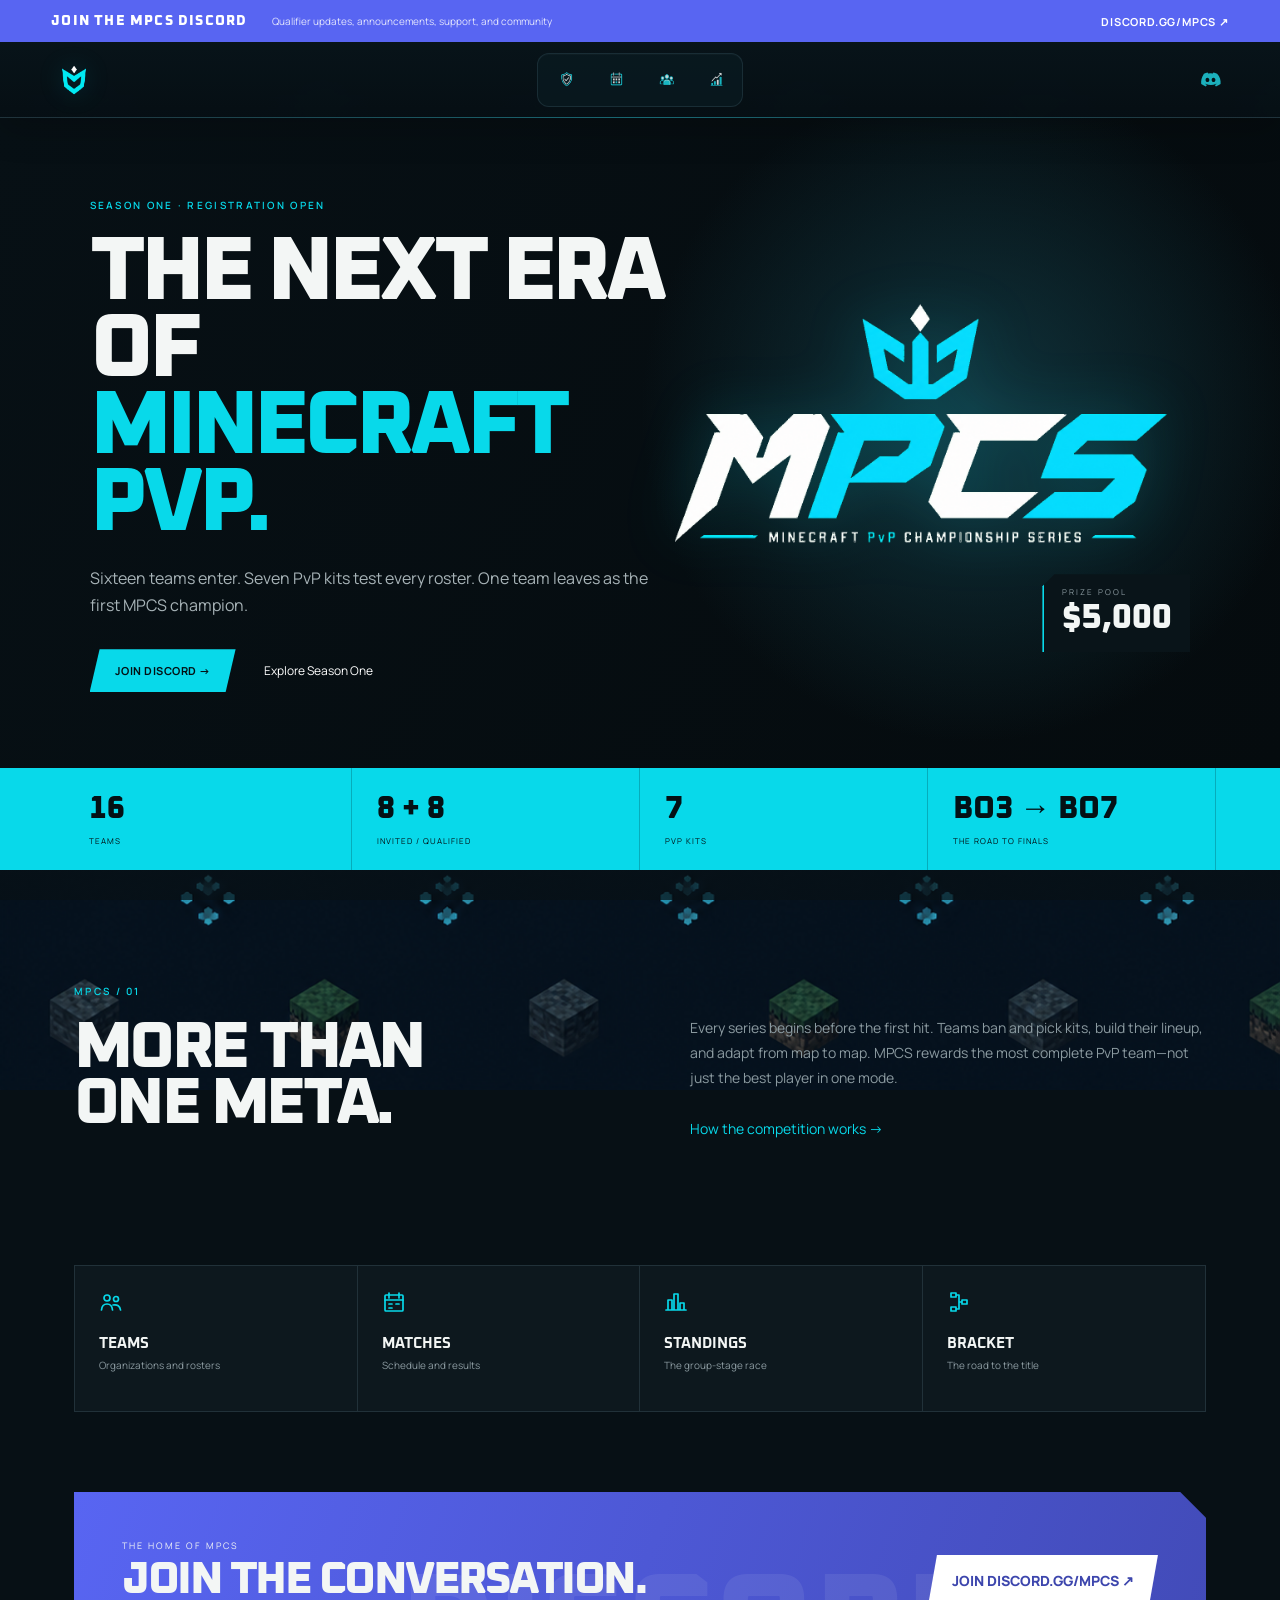
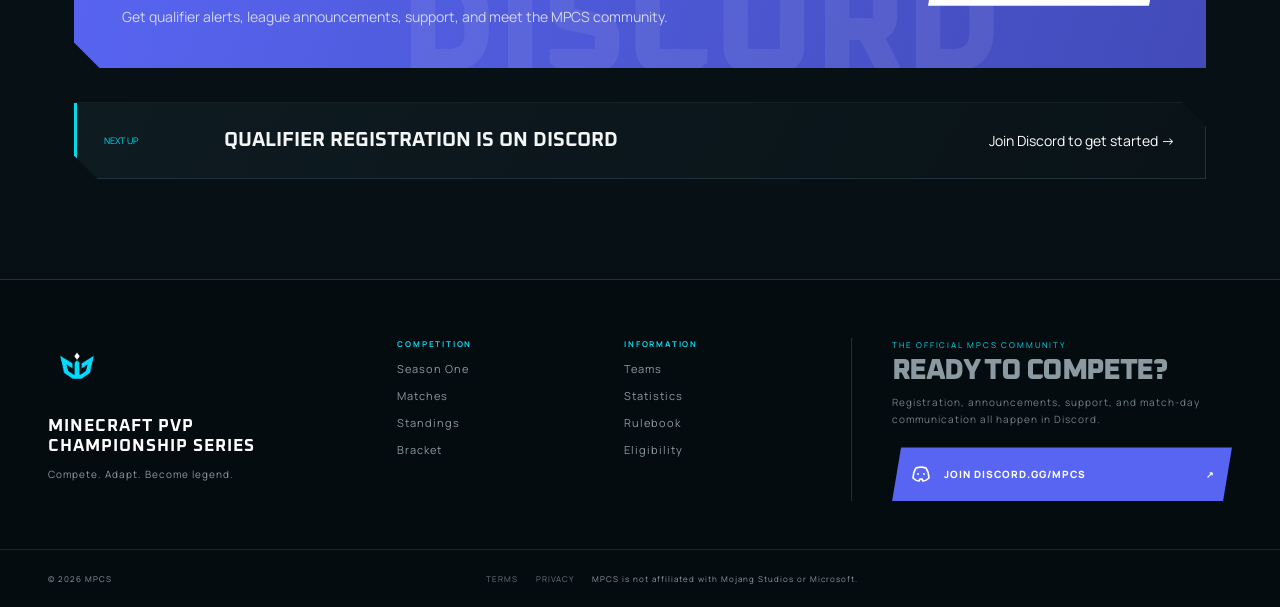
<file: index.html>
<!doctype html><html lang="en"><head><meta charset="UTF-8"><meta name="viewport" content="width=device-width,initial-scale=1"><title>MPCS — Minecraft PvP Championship Series</title><link rel="preconnect" href="https://fonts.googleapis.com"><link rel="preconnect" href="https://fonts.gstatic.com" crossorigin><link href="https://fonts.googleapis.com/css2?family=Barlow+Condensed:wght@600;700;800;900&family=Inter:wght@400;500;600&display=swap" rel="stylesheet"><link rel="stylesheet" href="styles.css"></head><body data-page="home">
<header><a class="logo" href="index.html"><img src="images/IMG_4280.png" alt=""><b>MPCS</b></a><nav><a href="season.html">Season</a><a href="matches.html">Matches</a><a href="teams.html">Teams</a><a href="stats.html">Stats</a></nav><a class="join-link" href="join.html">Enter qualifier →</a><button class="menu">☰</button></header>
<main><section class="home-hero"><div class="home-copy"><span class="kicker">SEASON ONE · REGISTRATION OPEN</span><h1>THE NEXT ERA<br>OF <i>MINECRAFT PVP.</i></h1><p>Sixteen teams enter. Seven PvP kits test every roster. One team leaves as the first MPCS champion.</p><div class="hero-links"><a class="primary" href="join.html">Enter open qualifier →</a><a href="season.html">Explore Season One</a></div></div><div class="home-visual"><img src="images/IMG_4276.png" alt="Minecraft PvP Championship Series"><div class="prize"><small>PRIZE POOL</small><b>$5,000</b></div></div></section>
<section class="home-facts"><a href="teams.html"><b>16</b><span>Teams</span></a><a href="season.html"><b>8 + 8</b><span>Invited / Qualified</span></a><a href="season.html"><b>7</b><span>PvP kits</span></a><a href="matches.html"><b>BO3 → BO7</b><span>The road to finals</span></a></section>
<section class="home-intro"><div><span class="section-label">MPCS / 01</span><h2>MORE THAN<br>ONE META.</h2></div><p>Every series begins before the first hit. Teams ban and pick kits, build their lineup, and adapt from map to map. MPCS rewards the most complete PvP team—not just the best player in one mode.<br><br><a href="season.html">How the competition works →</a></p></section>
<section class="home-next"><span>NEXT UP</span><b>OPEN QUALIFIER REGISTRATION</b><a href="join.html">Claim one of eight spots →</a></section></main><footer><div class="logo"><img src="images/IMG_4280.png" alt=""><b>MPCS</b></div><p>COMPETE. ADAPT. BECOME LEGEND.</p><span>© 2026 MPCS</span></footer><script src="app.js"></script><script src="nav-icons.js"></script></body></html>
</file>
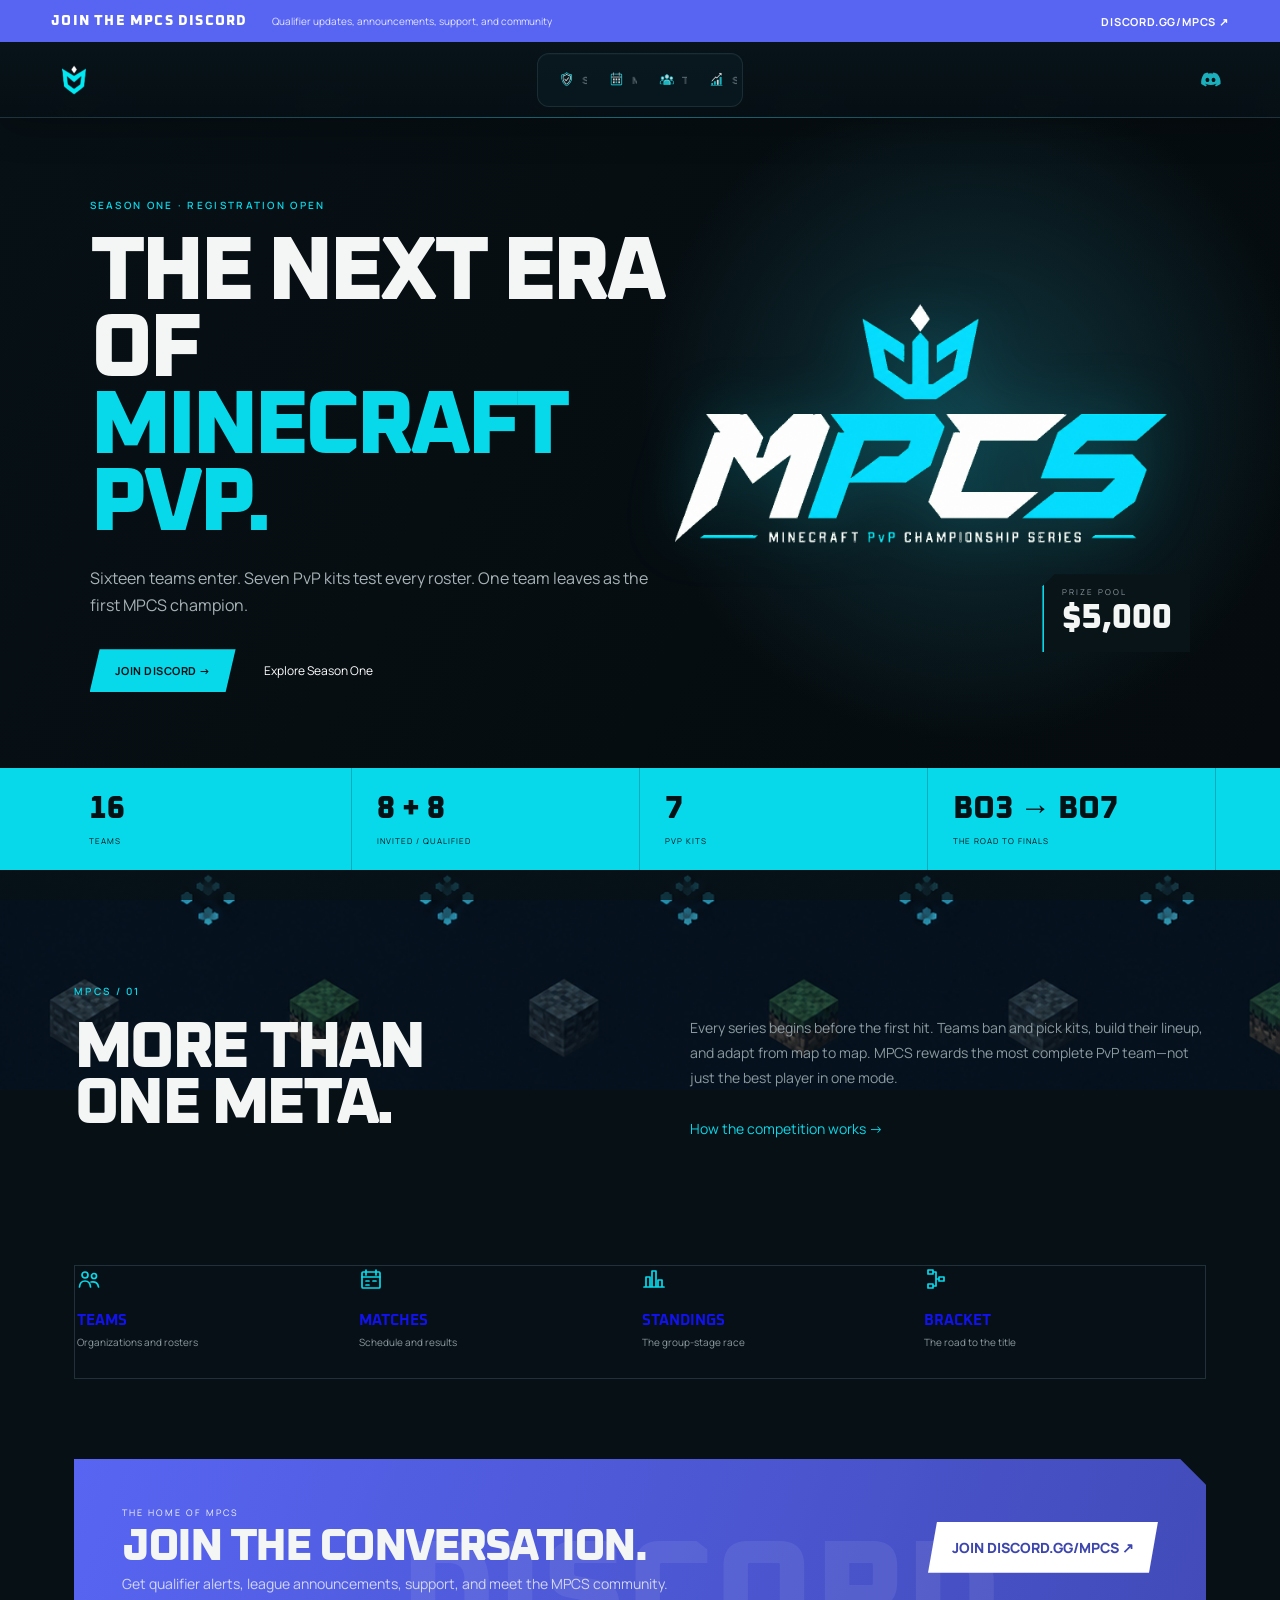
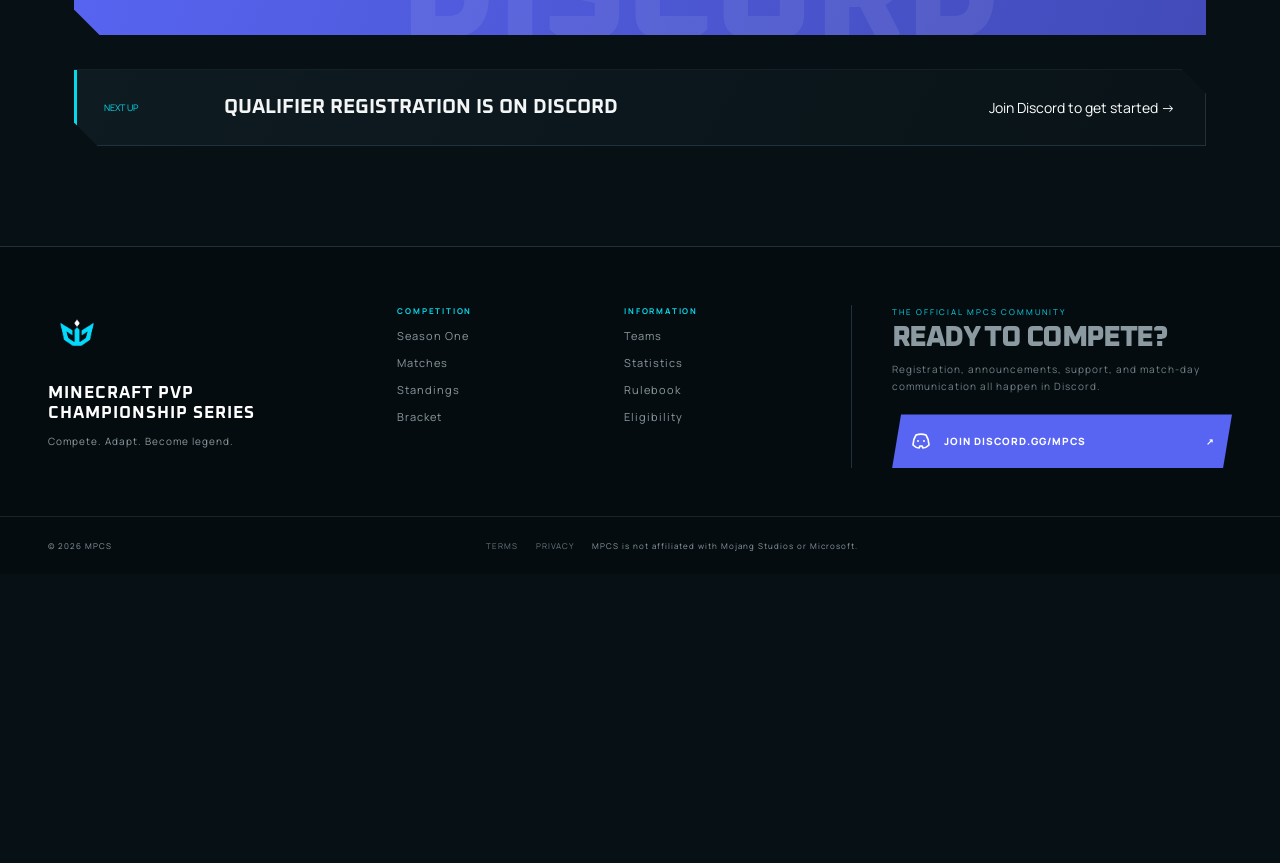
<file: admin.html>
<!doctype html>
<html lang="en">
<head>
  <meta charset="UTF-8">
  <meta name="robots" content="noindex">
  <meta http-equiv="refresh" content="0;url=index.html">
  <title>MPCS</title>
</head>
<body>
  <p>The website admin panel has been removed. <a href="index.html">Return to MPCS</a>.</p>
</body>
</html>
</file>
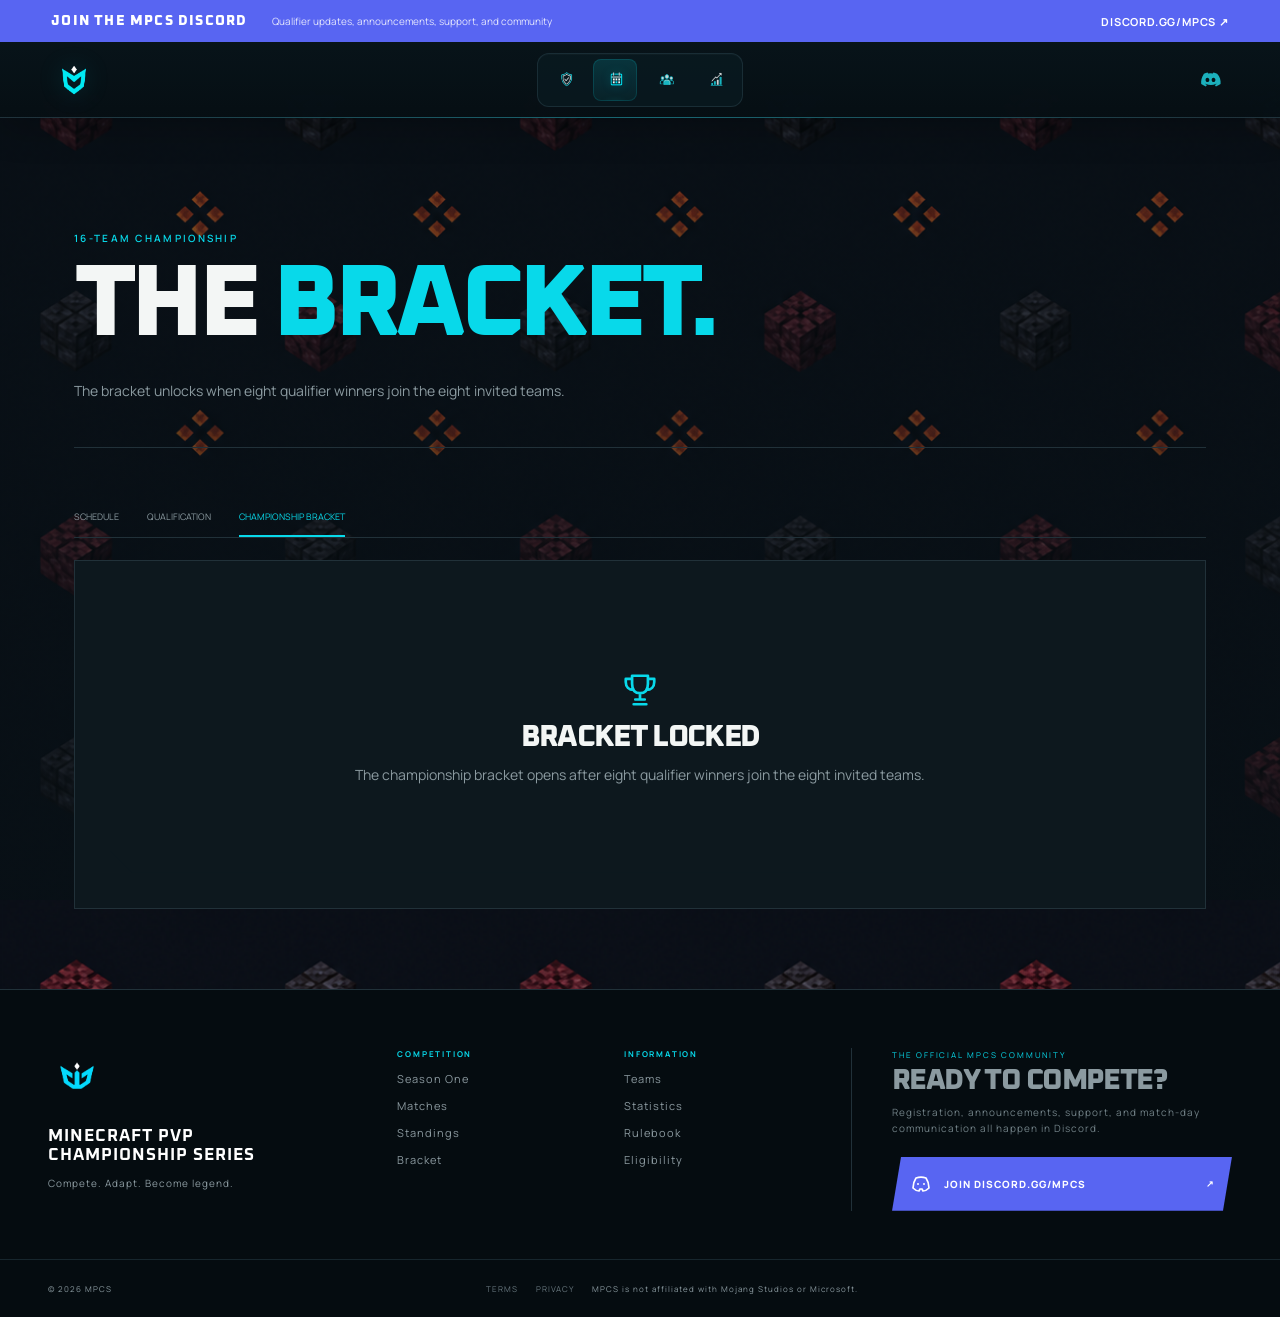
<file: bracket.html>
<!doctype html><html lang="en"><head><meta charset="UTF-8"><meta name="viewport" content="width=device-width,initial-scale=1"><title>Championship Bracket — MPCS</title><link href="https://fonts.googleapis.com/css2?family=Barlow+Condensed:wght@600;700;800;900&family=Inter:wght@400;500;600&display=swap" rel="stylesheet"><link rel="stylesheet" href="styles.css"></head><body data-page="bracket"><header><a class="logo" href="index.html"><img src="images/IMG_4280.png"><b>MPCS</b></a><nav><a href="season.html">Season</a><a class="active" href="matches.html">Matches</a><a href="teams.html">Teams</a><a href="stats.html">Stats</a></nav><a class="join-link" href="join.html">Enter qualifier →</a><button class="menu">☰</button></header><main class="inner"><div class="page-head compact"><span class="section-label">16-TEAM CHAMPIONSHIP</span><h1>THE <i>BRACKET.</i></h1><p>The bracket unlocks when eight qualifier winners join the eight invited teams.</p></div><div class="subnav"><a href="matches.html">Schedule</a><a href="standings.html">Qualification</a><a class="active" href="bracket.html">Championship Bracket</a></div><section class="data-panel bracket" id="bracketGrid"></section></main><footer><a href="index.html">MPCS</a><span>SEASON ONE</span></footer><script src="app.js?v=20260814-11"></script><script src="nav-icons.js"></script></body></html>
</file>
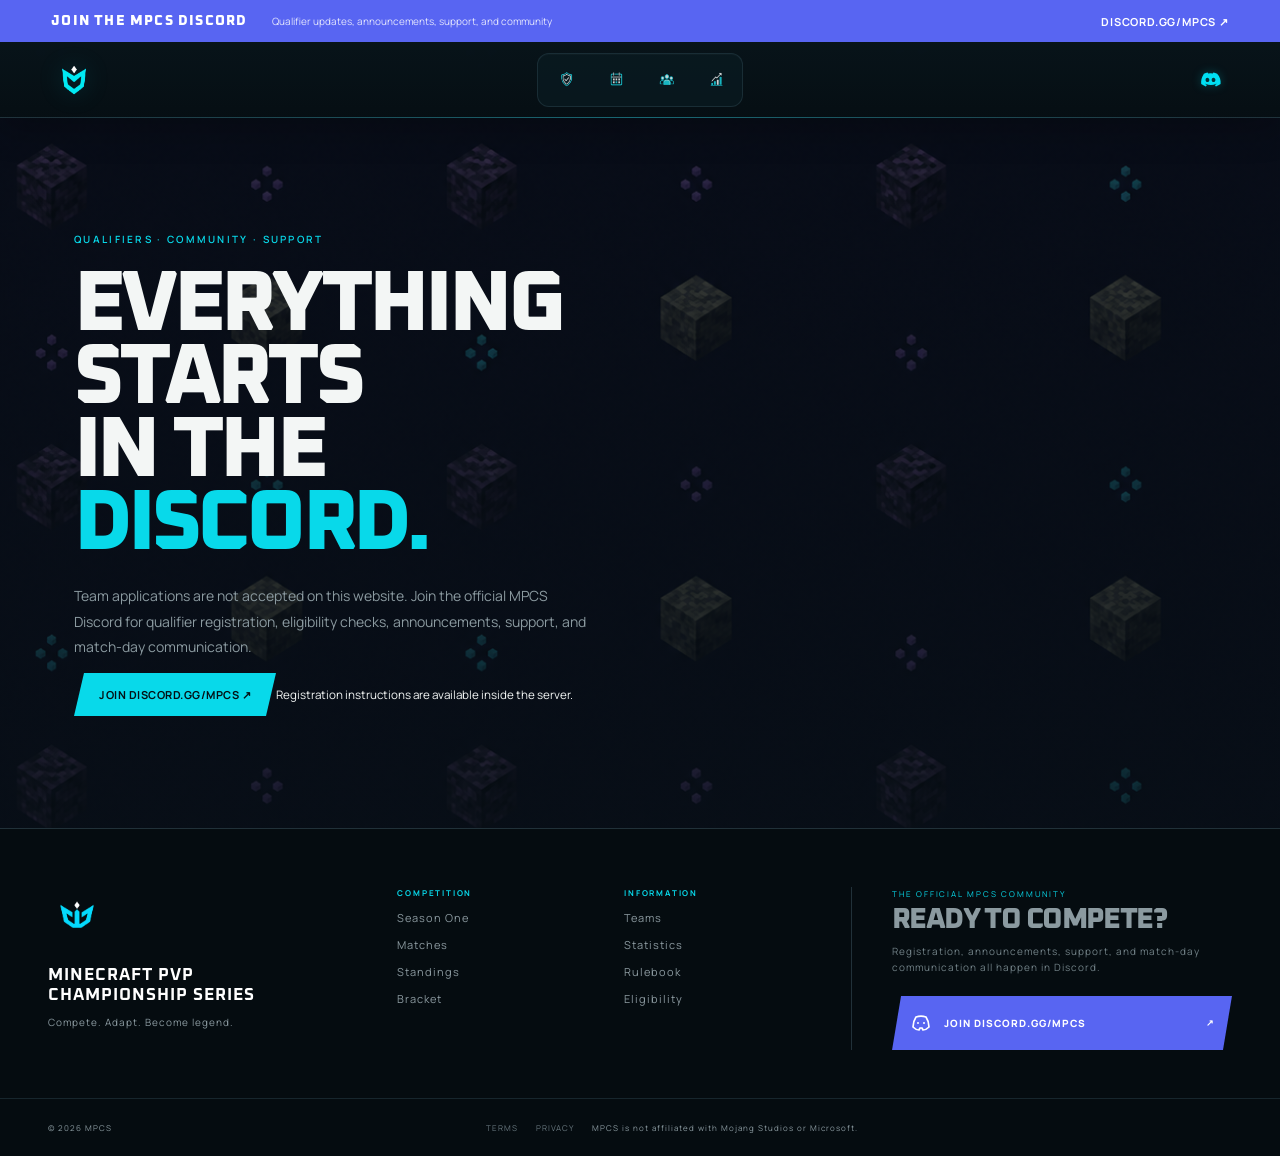
<file: join.html>
<!doctype html><html lang="en"><head><meta charset="UTF-8"><meta name="viewport" content="width=device-width,initial-scale=1"><title>Open Qualifier — MPCS</title><link href="https://fonts.googleapis.com/css2?family=Barlow+Condensed:wght@600;700;800;900&family=Inter:wght@400;500;600&display=swap" rel="stylesheet"><link rel="stylesheet" href="styles.css"></head><body data-page="join"><header><a class="logo" href="index.html"><img src="images/IMG_4280.png"><b>MPCS</b></a><nav><a href="season.html">Season</a><a href="matches.html">Matches</a><a href="teams.html">Teams</a><a href="stats.html">Stats</a></nav><a class="join-link active" href="join.html">Enter qualifier →</a><button class="menu">☰</button></header><main class="inner join-page"><section><span class="section-label">8 OPEN SPOTS</span><h1>YOUR SHOT<br>STARTS <i>HERE.</i></h1><p>Submit your roster. MPCS staff will follow up with qualifier dates, rules, and check-in information.</p><ul><li>Recommended eight-player roster</li><li>Seven-kit competitive pool</li><li>Active captain contact required</li></ul></section><form id="signupForm"><h2>TEAM APPLICATION</h2><label>Team name<input name="team" required></label><div class="split"><label>Captain<input name="captain" required></label><label>Discord<input name="discord" required></label></div><label>Email<input type="email" name="email" required></label><label>Roster <small>one username per line</small><textarea name="roster" required></textarea></label><button class="primary">Send application →</button><p id="formMessage"></p></form></main><footer><a href="index.html">MPCS</a><a href="admin.html">STAFF ACCESS</a></footer><script src="app.js"></script><script src="nav-icons.js"></script></body></html>
</file>
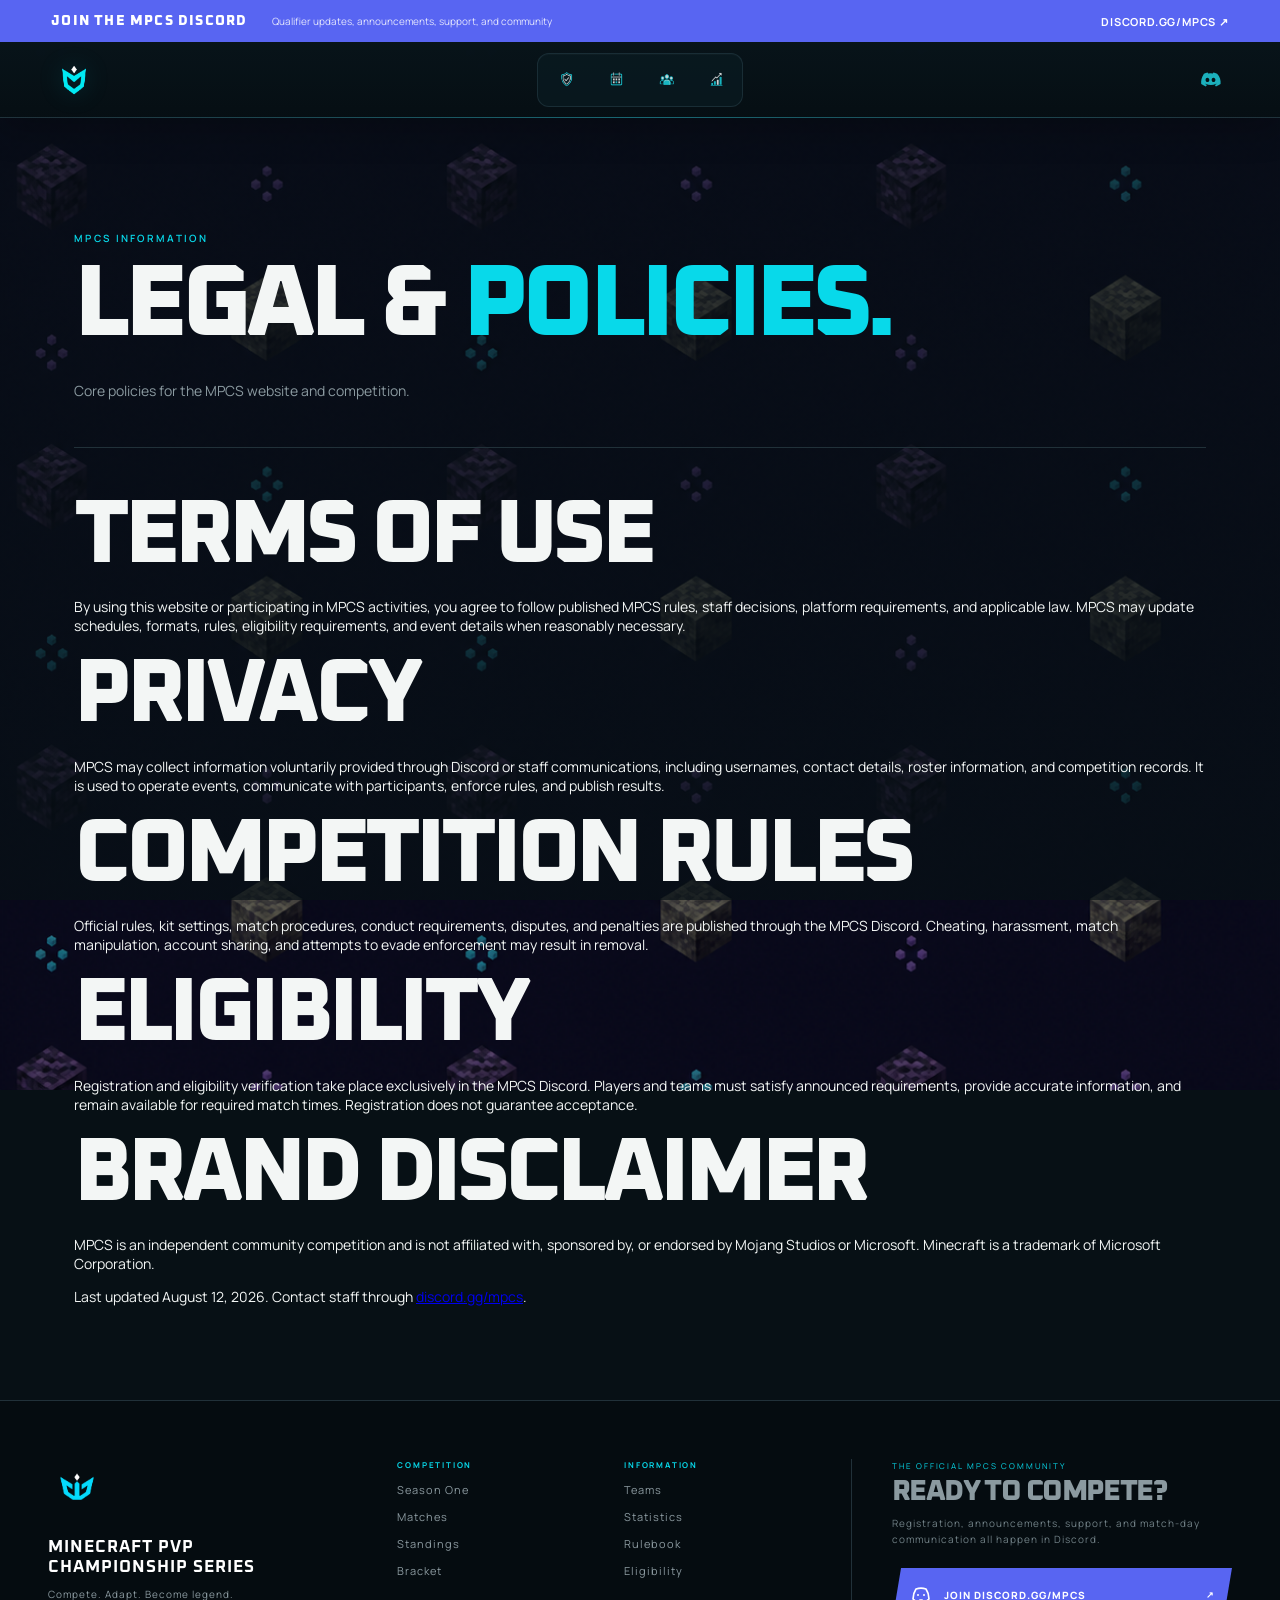
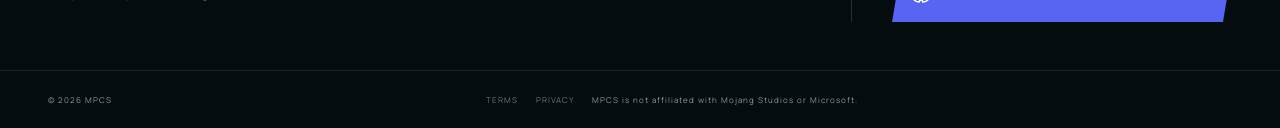
<file: legal.html>
<!doctype html><html lang="en"><head><meta charset="UTF-8"><meta name="viewport" content="width=device-width,initial-scale=1"><title>Legal — MPCS</title><link href="https://fonts.googleapis.com/css2?family=Barlow+Condensed:wght@600;700;800;900&family=Inter:wght@400;500;600&display=swap" rel="stylesheet"><link rel="stylesheet" href="styles.css"></head><body data-page="legal"><header><a class="logo" href="index.html"><img src="images/IMG_4280.png"><b>MPCS</b></a><nav><a href="season.html">Season</a><a href="matches.html">Matches</a><a href="teams.html">Teams</a><a href="stats.html">Stats</a></nav><a class="join-link" href="https://discord.gg/mpcs">Join Discord ↗</a><button class="menu">☰</button></header><main class="inner legal-page"><div class="page-head compact"><span class="section-label">MPCS INFORMATION</span><h1>LEGAL & <i>POLICIES.</i></h1><p>Core policies for the MPCS website and competition.</p></div><section id="terms"><h2>TERMS OF USE</h2><p>By using this website or participating in MPCS activities, you agree to follow published MPCS rules, staff decisions, platform requirements, and applicable law. MPCS may update schedules, formats, rules, eligibility requirements, and event details when reasonably necessary.</p></section><section id="privacy"><h2>PRIVACY</h2><p>MPCS may collect information voluntarily provided through Discord or staff communications, including usernames, contact details, roster information, and competition records. It is used to operate events, communicate with participants, enforce rules, and publish results.</p></section><section id="rules"><h2>COMPETITION RULES</h2><p>Official rules, kit settings, match procedures, conduct requirements, disputes, and penalties are published through the MPCS Discord. Cheating, harassment, match manipulation, account sharing, and attempts to evade enforcement may result in removal.</p></section><section id="eligibility"><h2>ELIGIBILITY</h2><p>Registration and eligibility verification take place exclusively in the MPCS Discord. Players and teams must satisfy announced requirements, provide accurate information, and remain available for required match times. Registration does not guarantee acceptance.</p></section><section><h2>BRAND DISCLAIMER</h2><p>MPCS is an independent community competition and is not affiliated with, sponsored by, or endorsed by Mojang Studios or Microsoft. Minecraft is a trademark of Microsoft Corporation.</p></section><p class="legal-updated">Last updated August 12, 2026. Contact staff through <a href="https://discord.gg/mpcs">discord.gg/mpcs</a>.</p></main><footer><a href="index.html">MPCS</a><span>LEGAL</span></footer><script src="app.js"></script><script src="nav-icons.js"></script></body></html>
</file>
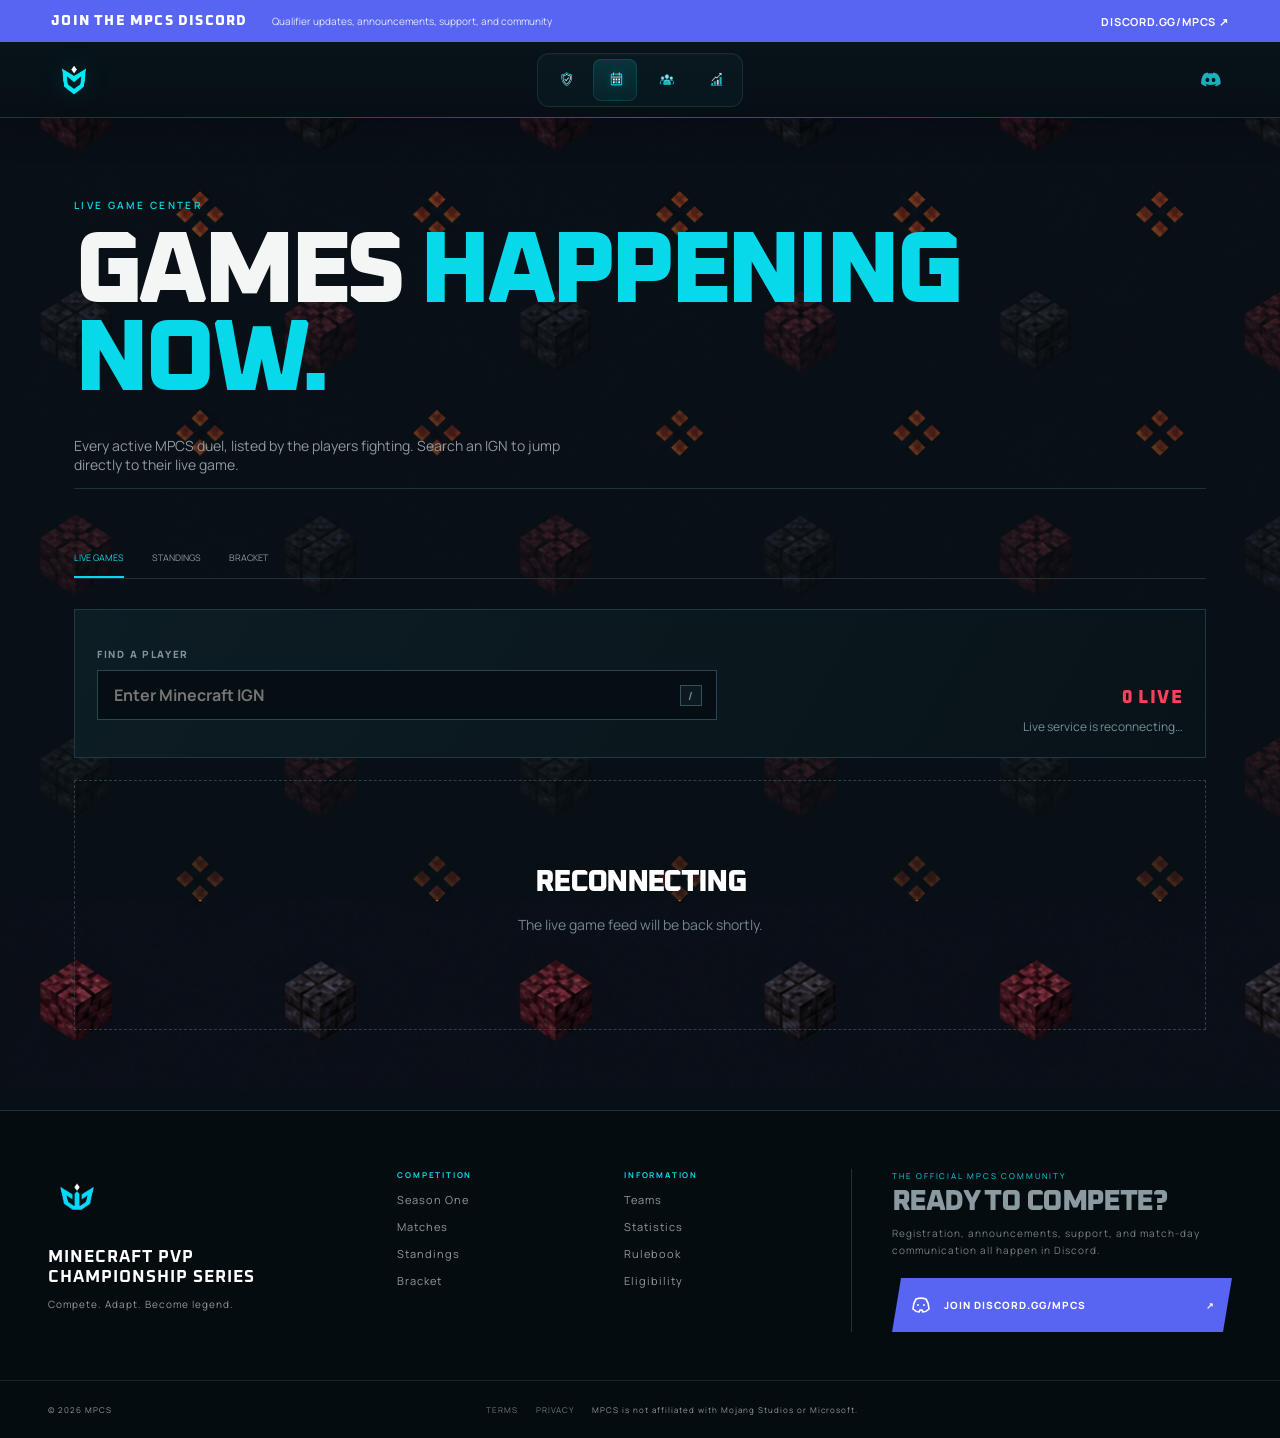
<file: matches.html>
<!doctype html>
<html lang="en"><head><meta charset="UTF-8"><meta name="viewport" content="width=device-width,initial-scale=1"><title>Live Games — MPCS</title><link href="https://fonts.googleapis.com/css2?family=Barlow+Condensed:wght@600;700;800;900&family=Inter:wght@400;500;600&display=swap" rel="stylesheet"><link rel="stylesheet" href="styles.css"><link rel="stylesheet" href="schedule.css?v=20260814-6"><link rel="stylesheet" href="live-games.css?v=20260819-1"></head>
<body data-page="matches"><header><a class="logo" href="index.html"><img src="images/IMG_4280.png" alt=""><b>MPCS</b></a><nav><a href="season.html">Season</a><a class="active" href="matches.html">Matches</a><a href="teams.html">Teams</a><a href="stats.html">Stats</a></nav><a class="join-link" href="join.html">Enter qualifier →</a><button class="menu">☰</button></header>
<main class="inner"><div class="page-head compact"><span class="section-label">LIVE GAME CENTER</span><h1>GAMES <i>HAPPENING NOW.</i></h1><p>Every active MPCS duel, listed by the players fighting. Search an IGN to jump directly to their live game.</p></div><div class="subnav"><a class="active" href="matches.html">Live Games</a><a href="standings.html">Standings</a><a href="bracket.html">Bracket</a></div><section class="live-browser"><label class="live-search" for="livePlayerSearch"><span>FIND A PLAYER</span><input id="livePlayerSearch" type="search" autocomplete="off" spellcheck="false" placeholder="Enter Minecraft IGN"><kbd>/</kbd></label><div class="live-summary"><b><i id="liveCount">0</i> LIVE</b><span id="liveGameStatus">Checking the arenas…</span></div></section><section id="liveGameList" class="live-game-list" aria-live="polite"></section></main>
<footer><a href="index.html">MPCS</a><span>SEASON ONE</span></footer><script src="app.js?v=20260815-4"></script><script src="live-match.js?v=20260819-1"></script><script src="nav-icons.js"></script></body></html>
</file>
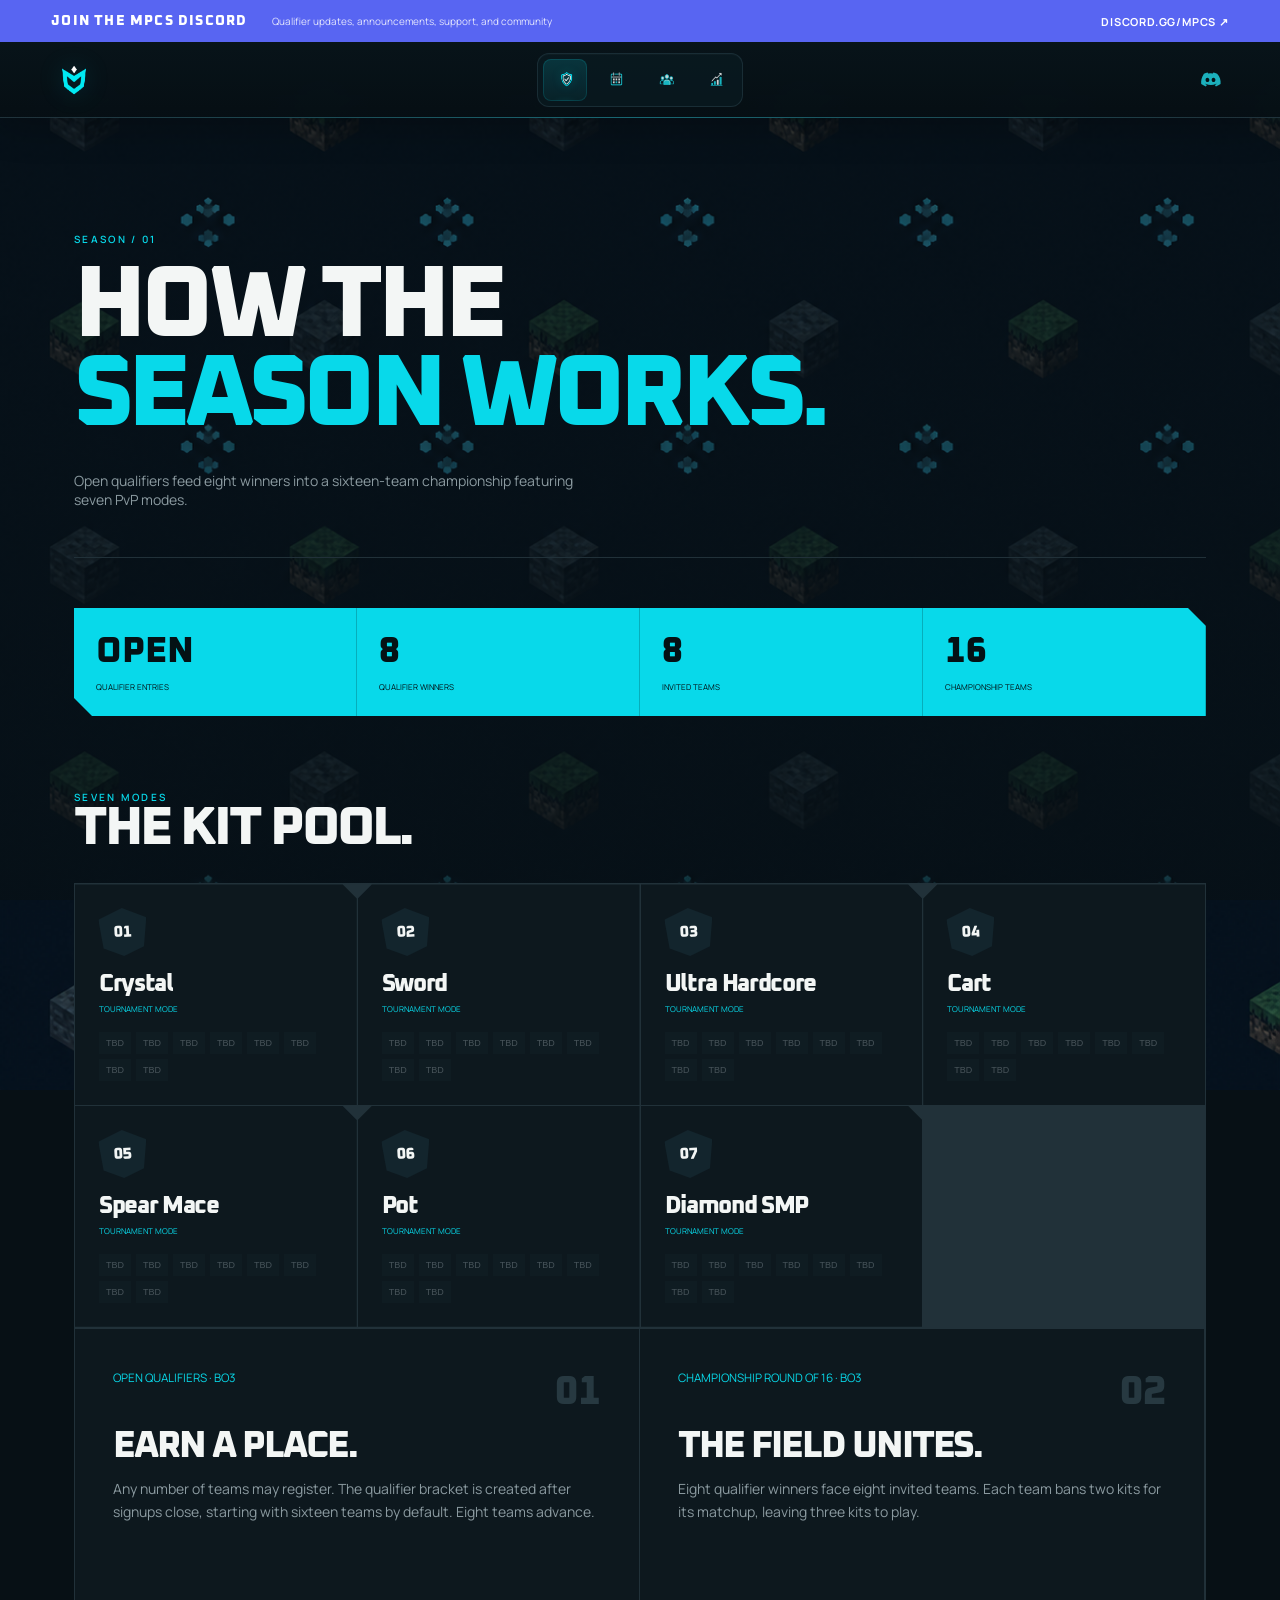
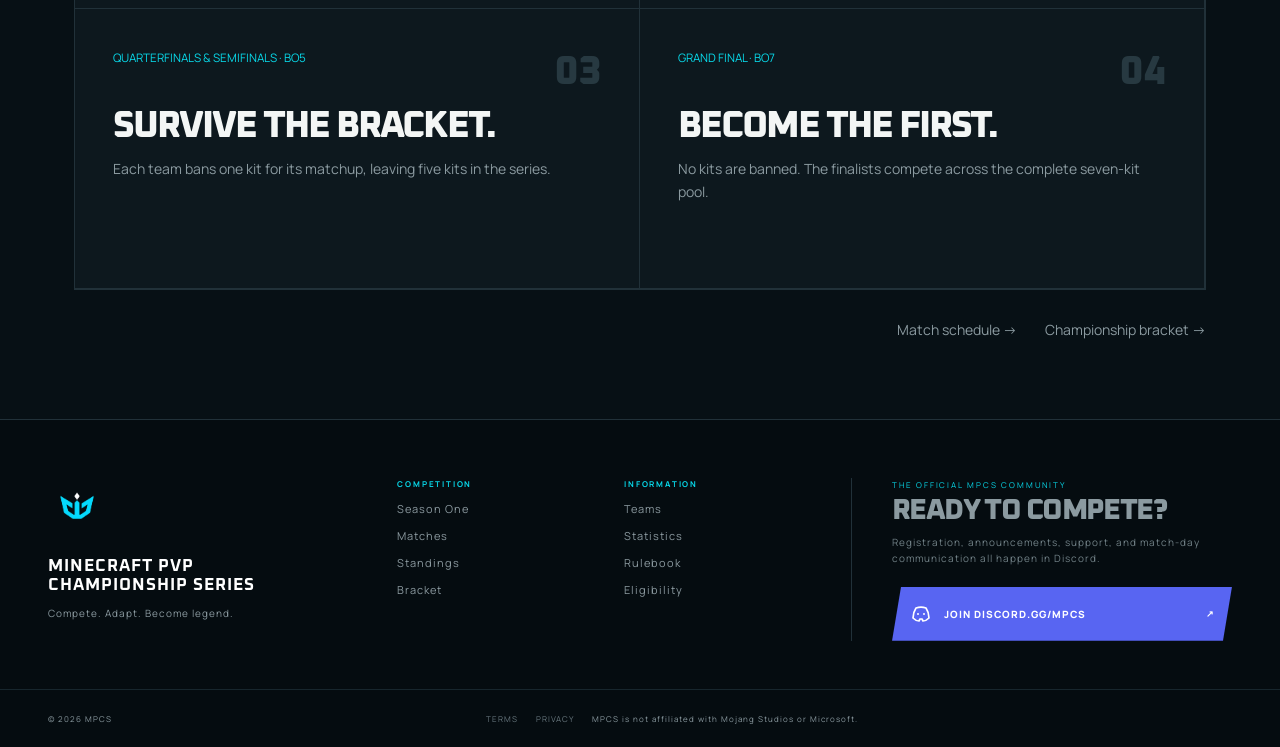
<file: season.html>
<!doctype html><html lang="en"><head><meta charset="UTF-8"><meta name="viewport" content="width=device-width,initial-scale=1"><title>Season One — MPCS</title><link href="https://fonts.googleapis.com/css2?family=Barlow+Condensed:wght@600;700;800;900&family=Inter:wght@400;500;600&display=swap" rel="stylesheet"><link rel="stylesheet" href="styles.css"></head><body data-page="season"><header><a class="logo" href="index.html"><img src="images/IMG_4280.png"><b>MPCS</b></a><nav><a class="active" href="season.html">Season</a><a href="matches.html">Matches</a><a href="teams.html">Teams</a><a href="stats.html">Stats</a></nav><a class="join-link" href="join.html">Enter qualifier →</a><button class="menu">☰</button></header><main class="inner"><div class="page-head"><span class="section-label">SEASON / 01</span><h1>HOW THE<br><i>SEASON WORKS.</i></h1><p>Open qualifiers feed eight winners into a sixteen-team championship featuring seven PvP modes.</p></div><section class="season-numbers"><div><b>OPEN</b><span>Qualifier entries</span></div><div><b>8</b><span>Qualifier winners</span></div><div><b>8</b><span>Invited teams</span></div><div><b>16</b><span>Championship teams</span></div></section><section class="stages"><article><span>01</span><small>OPEN QUALIFIERS · BO3</small><h2>EARN A PLACE.</h2><p>Any number of teams may register. The qualifier bracket is created after signups close, starting with sixteen teams by default. Eight teams advance.</p></article><article><span>02</span><small>CHAMPIONSHIP ROUND OF 16 · BO3</small><h2>THE FIELD UNITES.</h2><p>Eight qualifier winners face eight invited teams. Each team bans two kits for its matchup, leaving three kits to play.</p></article><article><span>03</span><small>QUARTERFINALS & SEMIFINALS · BO5</small><h2>SURVIVE THE BRACKET.</h2><p>Each team bans one kit for its matchup, leaving five kits in the series.</p></article><article><span>04</span><small>GRAND FINAL · BO7</small><h2>BECOME THE FIRST.</h2><p>No kits are banned. The finalists compete across the complete seven-kit pool.</p></article></section><div class="page-links"><a href="matches.html">Match schedule →</a><a href="bracket.html">Championship bracket →</a></div></main><footer><a href="index.html">MPCS</a><span>SEASON ONE</span></footer><script src="app.js?v=20260814-11"></script><script src="nav-icons.js"></script></body></html>
</file>
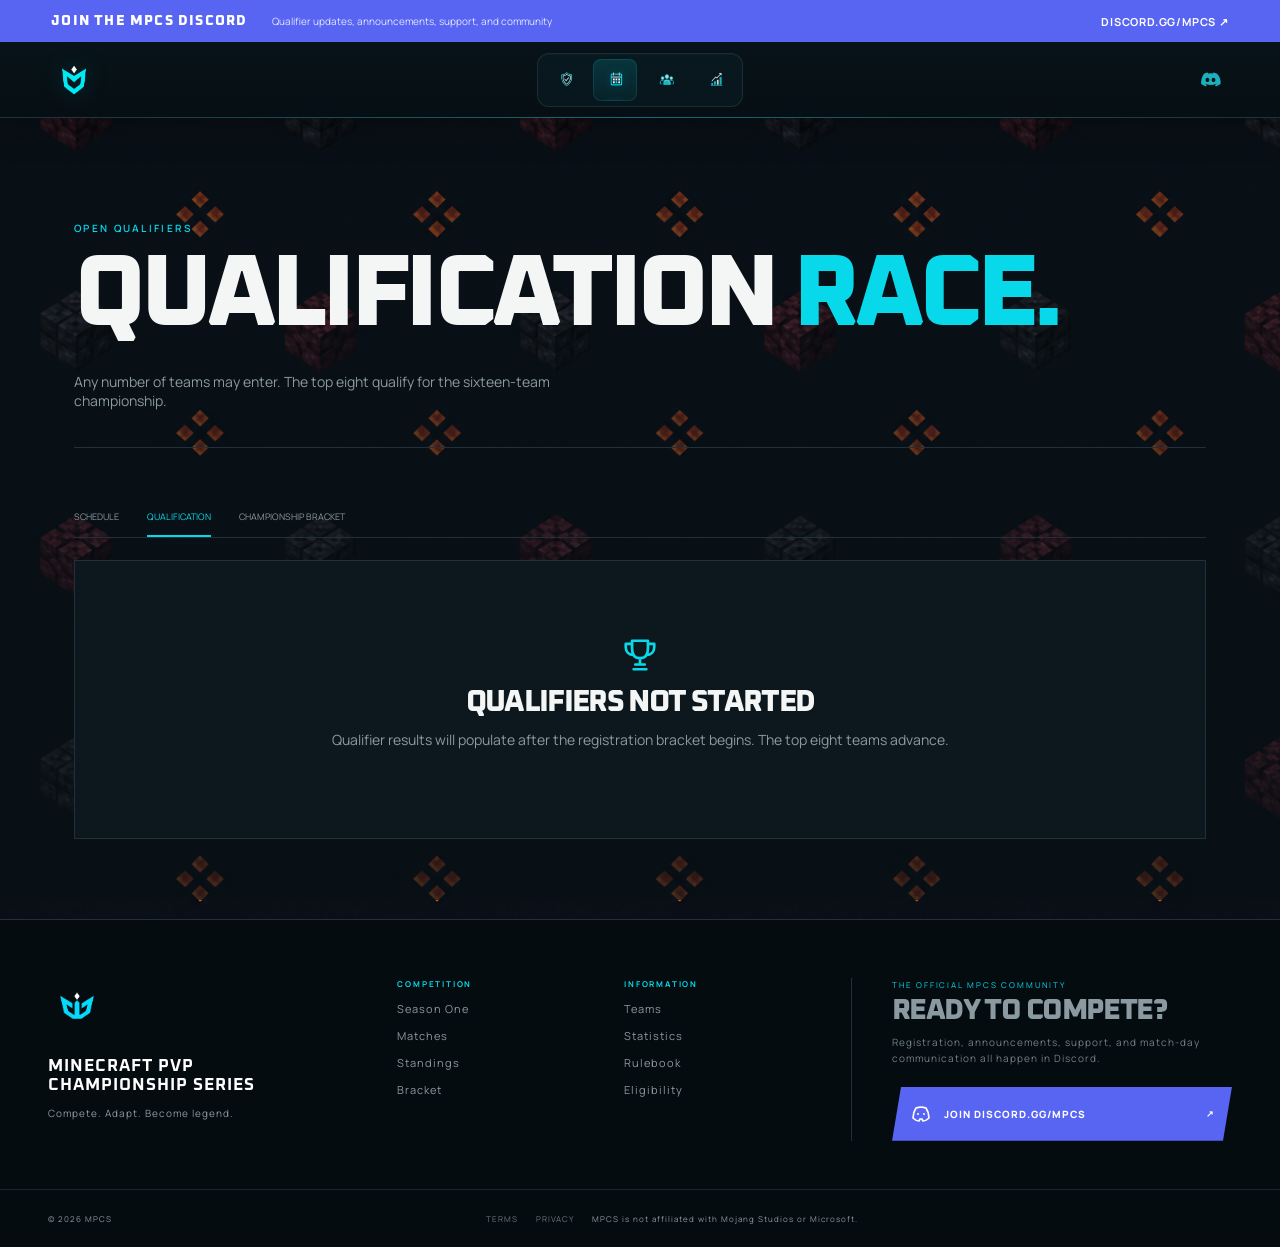
<file: standings.html>
<!doctype html><html lang="en"><head><meta charset="UTF-8"><meta name="viewport" content="width=device-width,initial-scale=1"><title>Qualification — MPCS</title><link href="https://fonts.googleapis.com/css2?family=Barlow+Condensed:wght@600;700;800;900&family=Inter:wght@400;500;600&display=swap" rel="stylesheet"><link rel="stylesheet" href="styles.css"></head><body data-page="standings"><header><a class="logo" href="index.html"><img src="images/IMG_4280.png"><b>MPCS</b></a><nav><a href="season.html">Season</a><a class="active" href="matches.html">Matches</a><a href="teams.html">Teams</a><a href="stats.html">Stats</a></nav><a class="join-link" href="join.html">Enter qualifier →</a><button class="menu">☰</button></header><main class="inner"><div class="page-head compact"><span class="section-label">OPEN QUALIFIERS</span><h1>QUALIFICATION <i>RACE.</i></h1><p>Any number of teams may enter. The top eight qualify for the sixteen-team championship.</p></div><div class="subnav"><a href="matches.html">Schedule</a><a class="active" href="standings.html">Qualification</a><a href="bracket.html">Championship Bracket</a></div><section class="groups" id="groups"></section></main><footer><a href="index.html">MPCS</a><span>SEASON ONE</span></footer><script src="app.js?v=20260814-11"></script><script src="nav-icons.js"></script></body></html>
</file>
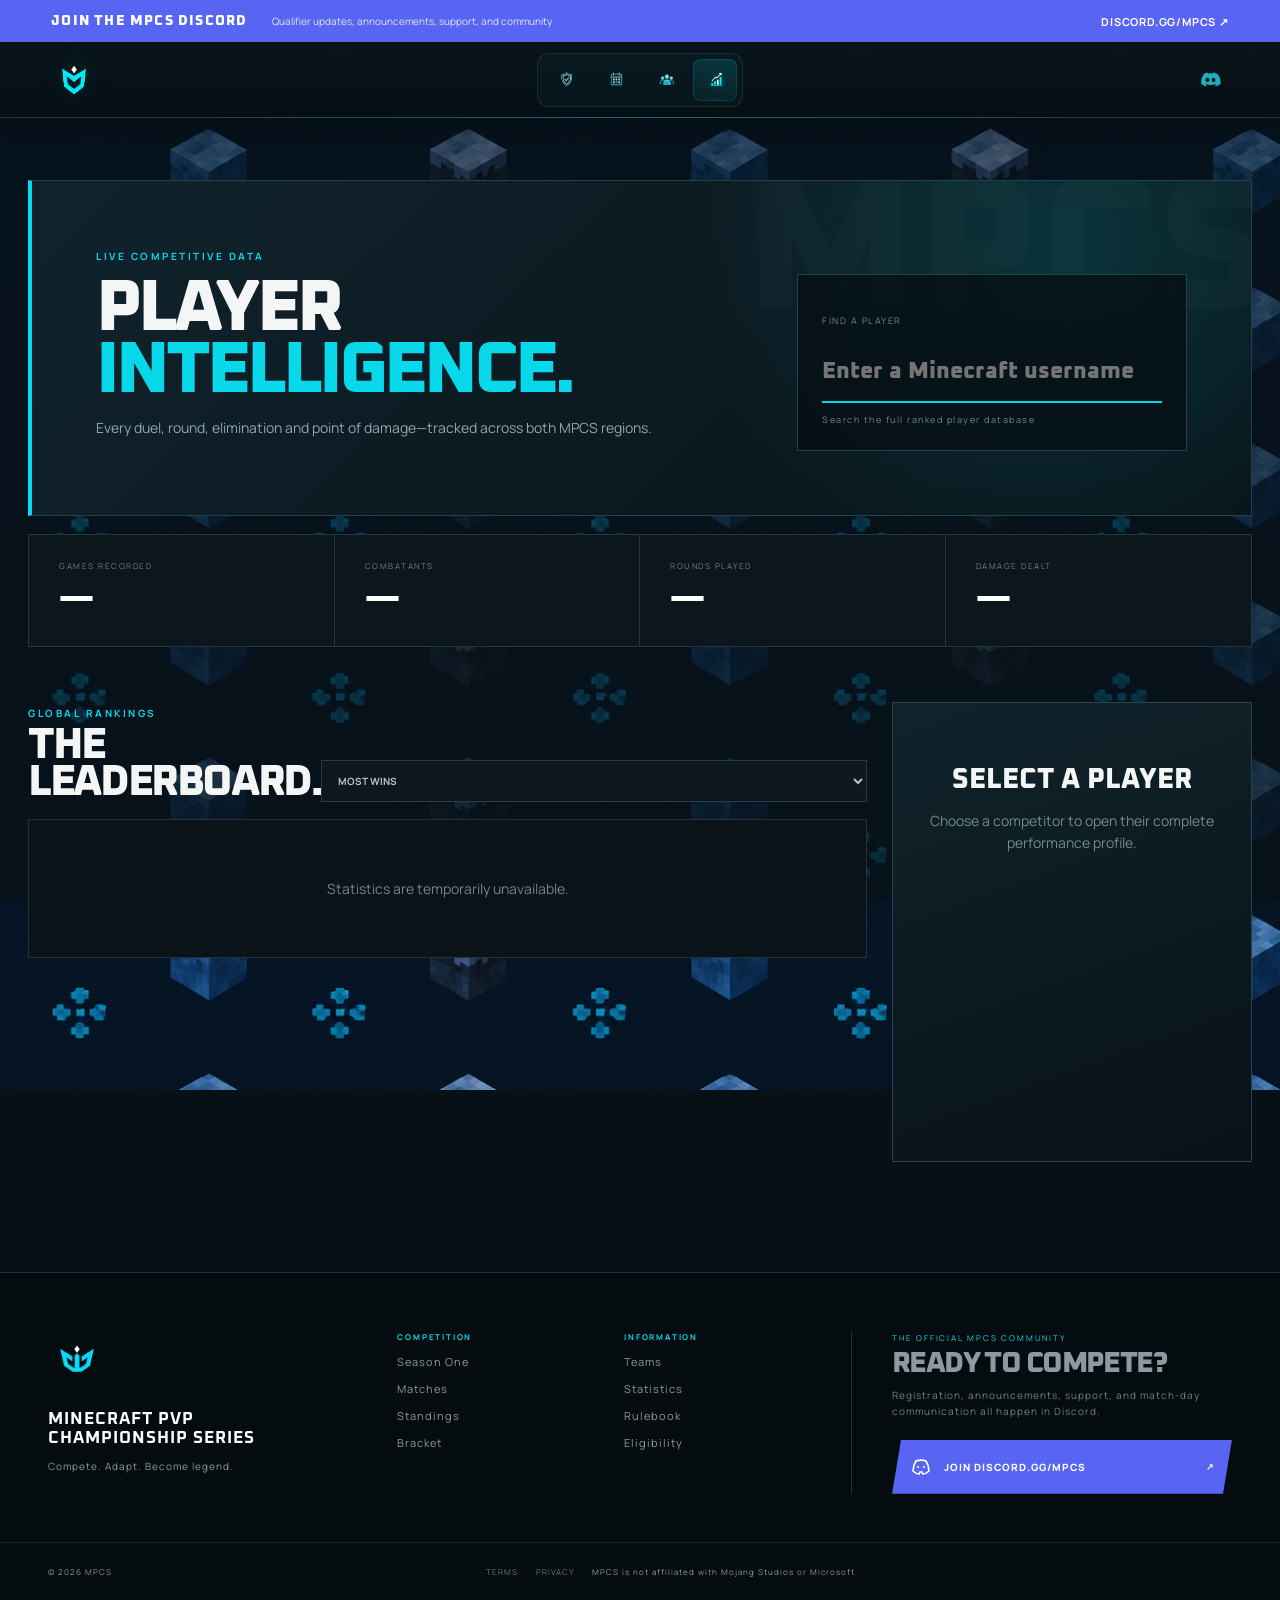
<file: stats.html>
<!doctype html>
<html lang="en"><head><meta charset="UTF-8"><meta name="viewport" content="width=device-width,initial-scale=1"><title>Player Statistics — MPCS</title><link href="https://fonts.googleapis.com/css2?family=Barlow+Condensed:wght@600;700;800;900&family=Inter:wght@400;500;600&display=swap" rel="stylesheet"><link rel="stylesheet" href="styles.css"><link rel="stylesheet" href="stats-page.css"></head>
<body data-page="stats"><header><a class="logo" href="index.html"><img src="images/IMG_4280.png"><b>MPCS</b></a><nav><a href="season.html">Season</a><a href="matches.html">Matches</a><a href="teams.html">Teams</a><a class="active" href="stats.html">Stats</a></nav><a class="join-link" href="join.html">Enter qualifier →</a><button class="menu">☰</button></header>
<main class="stats-shell"><section class="stats-hero"><div><span>LIVE COMPETITIVE DATA</span><h1>PLAYER <i>INTELLIGENCE.</i></h1><p>Every duel, round, elimination and point of damage—tracked across both MPCS regions.</p></div><div class="stats-search"><label for="statsSearch">FIND A PLAYER</label><input id="statsSearch" autocomplete="off" placeholder="Enter a Minecraft username"><small>Search the full ranked player database</small></div></section>
<section class="stats-overview" id="statsOverview"><article><span>GAMES RECORDED</span><b>—</b></article><article><span>COMBATANTS</span><b>—</b></article><article><span>ROUNDS PLAYED</span><b>—</b></article><article><span>DAMAGE DEALT</span><b>—</b></article></section>
<section class="stats-layout"><div><div class="stats-heading"><div><span>GLOBAL RANKINGS</span><h2>THE LEADERBOARD.</h2></div><select id="statsSort"><option value="wins">MOST WINS</option><option value="winPercentage">WIN RATE</option><option value="kills">KILLS</option><option value="damageDealt">DAMAGE</option><option value="playtimeSeconds">PLAYTIME</option><option value="bestWinStreak">BEST STREAK</option></select></div><div class="stats-table" id="statsTable"><p class="stats-loading">Loading competitive records…</p></div></div><aside class="stats-profile" id="statsProfile"><div class="profile-empty"><b>SELECT A PLAYER</b><span>Choose a competitor to open their complete performance profile.</span></div></aside></section></main>
<footer></footer><script src="app.js"></script><script src="nav-icons.js"></script><script src="stats-page.js"></script></body></html>
</file>
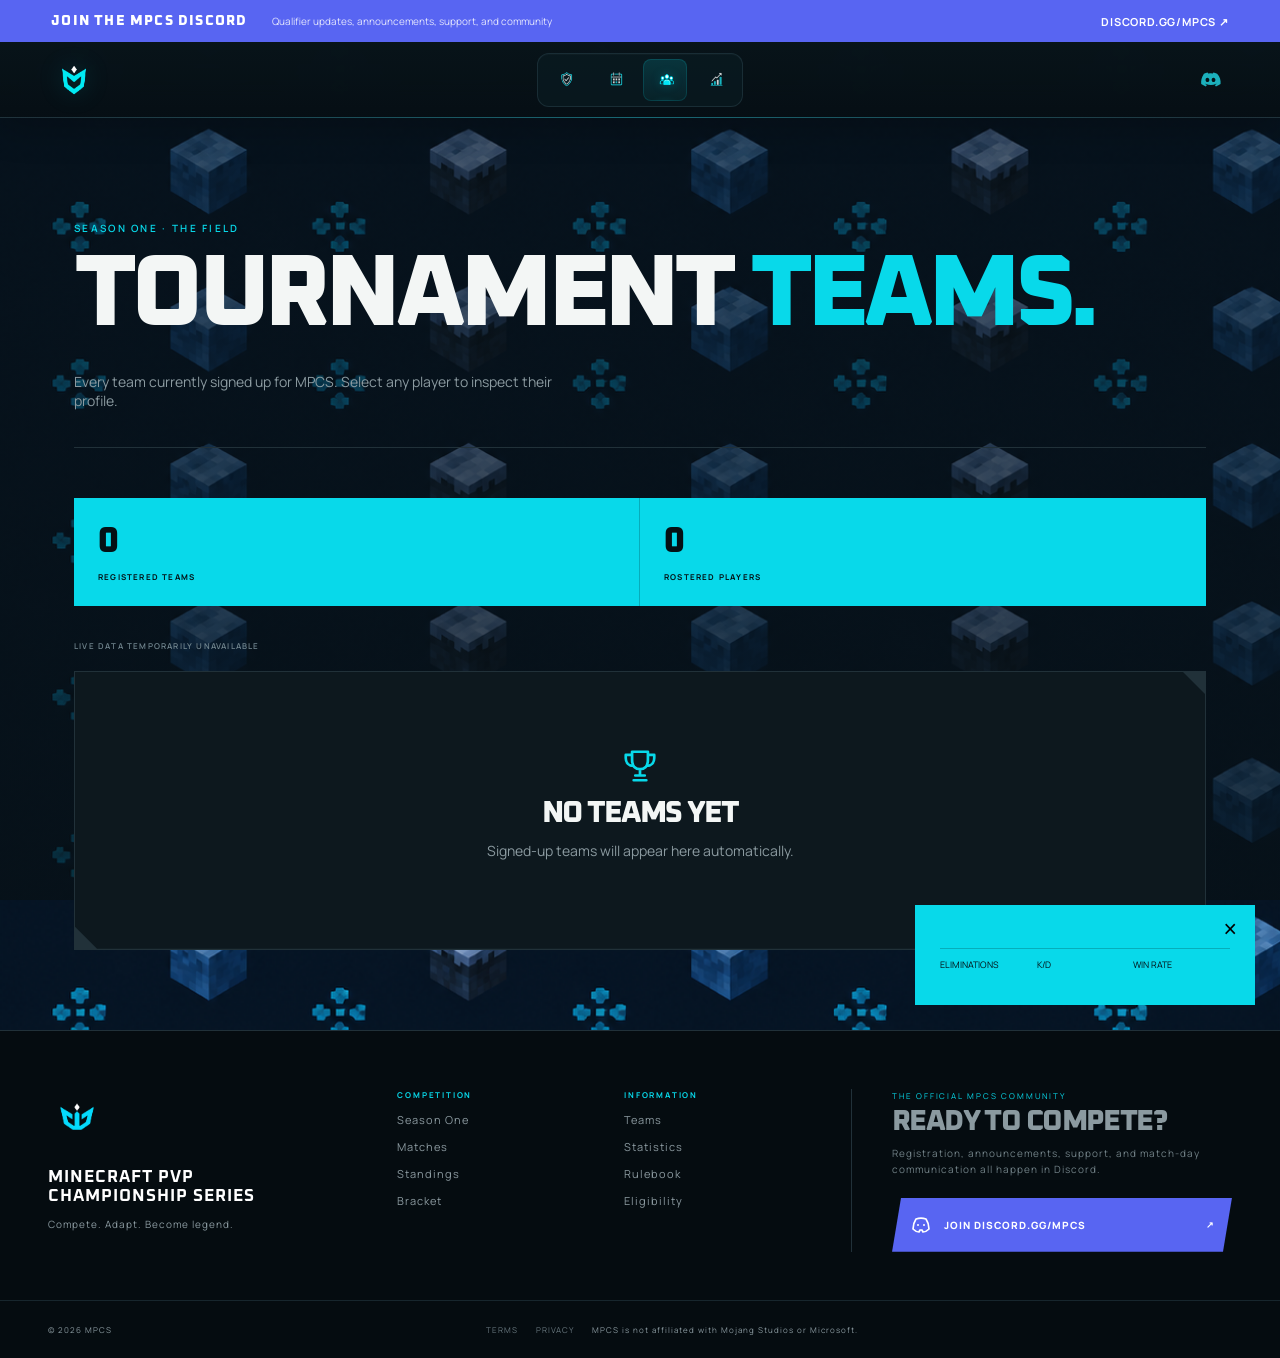
<file: teams.html>
<!doctype html>
<html lang="en"><head><meta charset="UTF-8"><meta name="viewport" content="width=device-width,initial-scale=1"><meta name="description" content="Meet every team signed up for MPCS Season One and explore their eight-player rosters."><title>Tournament Teams — MPCS</title><link href="https://fonts.googleapis.com/css2?family=Barlow+Condensed:wght@600;700;800;900&family=Inter:wght@400;500;600&display=swap" rel="stylesheet"><link rel="stylesheet" href="styles.css"><link rel="stylesheet" href="teams-page.css"><style>.team-summary{grid-template-columns:repeat(2,1fr)}</style></head>
<body data-page="teams"><header><a class="logo" href="index.html"><img src="images/IMG_4280.png" alt="MPCS"><b>MPCS</b></a><nav><a href="season.html">Season</a><a href="matches.html">Matches</a><a class="active" href="teams.html">Teams</a><a href="stats.html">Stats</a></nav><a class="join-link" href="join.html">Join Discord →</a><button class="menu" aria-label="Open navigation">☰</button></header>
<main class="inner tournament-teams-page"><div class="page-head compact"><span class="section-label">SEASON ONE · THE FIELD</span><h1>TOURNAMENT <i>TEAMS.</i></h1><p>Every team currently signed up for MPCS. Select any player to inspect their profile.</p></div><section class="team-summary" aria-label="Tournament team summary"><div><b id="registeredTeamCount">0</b><span>Registered teams</span></div><div><b id="rosteredPlayerCount">0</b><span>Rostered players</span></div></section><div class="team-page-controls"><span id="teamDataStatus">Loading every signed-up team…</span></div><section class="team-list" id="teamList" aria-live="polite"></section><aside class="player-drawer" id="playerDrawer"><button id="closePlayer" aria-label="Close player profile">×</button><span id="playerTeam"></span><h3 id="playerName"></h3><div><p><b id="playerElims"></b>Eliminations</p><p><b id="playerKD"></b>K/D</p><p><b id="playerWin"></b>Win rate</p></div></aside></main>
<footer><a href="index.html">MPCS</a><span>SEASON ONE</span></footer><script src="app.js?v=20260819-2"></script><script src="teams-page.js?v=20260819-2"></script><script src="nav-icons.js"></script></body></html>
</file>
<file: styles.css>
:root{--bg:#071015;--card:#0d181e;--line:#213139;--cyan:#08d9ea;--white:#f3f6f5;--muted:#8b9aa0;--head:'Barlow Condensed',sans-serif;--body:'Inter',sans-serif}*{box-sizing:border-box}html{scroll-behavior:smooth}body{margin:0;background:var(--bg);color:var(--white);font-family:var(--body);font-size:14px}header{height:70px;display:flex;align-items:center;padding:0 max(24px,4vw);position:sticky;top:0;background:rgba(7,16,21,.94);backdrop-filter:blur(12px);border-bottom:1px solid var(--line);z-index:10}.logo{display:flex;align-items:center;gap:8px;color:white;text-decoration:none}.logo img{width:36px;height:36px;object-fit:cover;mix-blend-mode:screen}.logo b{font:800 22px var(--head);letter-spacing:2px}nav{margin:auto;display:flex;gap:34px}nav a,.join-link{color:var(--muted);text-decoration:none;text-transform:uppercase;font:600 11px var(--body);letter-spacing:1px;transition:color .2s}nav a:hover,.join-link{color:var(--cyan)}.menu{display:none;background:0;border:0;color:white;font-size:22px;cursor:pointer;transition:color .2s}.menu:hover{color:var(--cyan)}.hero{height:min(720px,calc(100vh - 70px));min-height:580px;display:flex;align-items:center;position:relative;overflow:hidden;padding:6vw;background:linear-gradient(90deg,#071015 0%,#071015 42%,rgba(7,16,21,.35)),url('images/IMG_4282.png') center/cover}.hero:after{content:"";position:absolute;inset:auto 0 0;height:130px;background:linear-gradient(transparent,var(--bg))}.hero-copy{max-width:700px;position:relative;z-index:2}.kicker,.section-label{font:600 10px var(--body);letter-spacing:2.3px;color:var(--cyan)}h1,h2{font:900 90px/.86 var(--head);letter-spacing:-2px;margin:22px 0}h1 i,h2 i{font-style:normal;color:var(--cyan)}.hero-copy p{max-width:535px;color:#aab5b8;line-height:1.75;font-size:16px}.hero-links{display:flex;align-items:center;gap:28px;margin-top:30px}.hero-links>a:not(.primary){color:white;text-decoration:none;font-size:12px}.primary{display:inline-block;border:0;background:var(--cyan);color:#041115;padding:14px 20px;text-transform:uppercase;text-decoration:none;font:700 11px var(--body);letter-spacing:.5px;cursor:pointer;transition:background .2s,transform .2s}.primary:hover{background:#4fe9f5;transform:translateY(-1px)}.hero-logo{position:absolute;width:48%;right:1%;opacity:.27;mix-blend-mode:screen}.hero-score{position:absolute;right:5vw;bottom:50px;width:130px;border-top:2px solid var(--cyan);background:rgba(7,16,21,.85);padding:15px;z-index:2}.hero-score small,.hero-score span{display:block;font-size:9px;letter-spacing:1.5px;color:var(--muted)}.hero-score b{display:block;font:800 42px var(--head)}.quickbar{display:grid;grid-template-columns:repeat(4,1fr);max-width:1180px;margin:-20px auto 0;position:relative;z-index:3;background:var(--cyan);color:#041115}.quickbar div{padding:22px 28px;border-right:1px solid rgba(0,0,0,.18)}.quickbar b{font:800 29px var(--head);display:block}.quickbar span{text-transform:uppercase;font-size:9px;letter-spacing:1px}.wrap{max-width:1180px;margin:auto;padding:100px 24px}.about{display:grid;grid-template-columns:150px 1fr;gap:50px}.about h2,.section-title h2,.join h2{font-size:62px;margin:0}.about>div:nth-child(2){display:grid;grid-template-columns:1fr 1fr;gap:60px;align-items:end}.about p,.join-intro>p{color:var(--muted);line-height:1.8;margin:0}.format-strip{grid-column:2;display:grid;grid-template-columns:1fr 40px 1fr 40px 1fr;align-items:center;border-top:1px solid var(--line);margin-top:45px;padding-top:25px}.format-strip article{display:flex;align-items:center;gap:14px}.format-strip b{font:800 34px var(--head);color:var(--cyan)}.format-strip span{text-transform:uppercase;color:var(--muted);font-size:9px;letter-spacing:1px}.format-strip em{text-align:center;color:#50636b}.competition,.teams{border-top:1px solid var(--line)}.section-title{display:flex;align-items:end;justify-content:space-between;margin:15px 0 32px}.section-title h2{font-size:54px}.tabs{display:flex;gap:5px}.tabs button{background:transparent;border:1px solid var(--line);padding:9px 13px;color:var(--muted);text-transform:uppercase;font:600 9px var(--body);letter-spacing:1px;cursor:pointer;transition:color .2s,border-color .2s}.tabs button:hover{color:var(--white);border-color:#3a4f58}.tabs button.active{color:#071015;background:var(--cyan);border-color:var(--cyan)}.board{display:none;border:1px solid var(--line);background:var(--card)}.board.active{display:block}.board-head{height:48px;display:flex;align-items:center;justify-content:space-between;padding:0 18px;border-bottom:1px solid var(--line);text-transform:uppercase;font-size:9px;letter-spacing:1.5px;color:var(--muted)}.match{display:grid;grid-template-columns:120px 1fr 70px 1fr 90px;align-items:center;min-height:72px;padding:0 18px;border-bottom:1px solid var(--line)}.match:last-child{border:0}.match time{font:700 12px var(--head);color:var(--muted)}.match time small{display:block;font:400 9px var(--body);margin-top:3px}.match .team{font:700 17px var(--head)}.match .team.right{text-align:right}.match .score{text-align:center;font:800 23px var(--head)}.match .status{text-align:right;color:var(--cyan);font-size:9px;letter-spacing:1px}.groups{display:grid;grid-template-columns:1fr 1fr}.group:first-child{border-right:1px solid var(--line)}.group h3{font:700 19px var(--head);padding:15px 18px;margin:0;border-bottom:1px solid var(--line)}.standing{display:grid;grid-template-columns:30px 1fr 35px 35px 55px;padding:10px 18px;border-bottom:1px solid #19272e;font-size:11px}.standing:nth-child(-n+5){border-left:2px solid var(--cyan)}.standing span:not(:nth-child(2)){text-align:center;color:var(--muted)}.bracket{display:grid;grid-template-columns:repeat(3,1fr);gap:35px;padding:28px;align-items:center}.round>span{display:block;color:var(--cyan);font-size:9px;letter-spacing:1px;margin-bottom:10px}.series{border-left:2px solid #334850;background:#101e24;margin:10px 0;padding:9px 12px}.series div{display:flex;justify-content:space-between;padding:4px;font:600 11px var(--head)}.leaders{padding:0 18px}.leader{display:grid;grid-template-columns:40px 1fr 1fr 100px 100px;align-items:center;min-height:58px;border-bottom:1px solid var(--line)}.leader:last-child{border:0}.leader>span:first-child{color:var(--cyan)}.leader small{color:var(--muted)}.team-list{display:grid;grid-template-columns:repeat(4,1fr);gap:1px;background:var(--line);border:1px solid var(--line)}.team{background:var(--card);padding:24px;min-height:215px;transition:background .25s}.team:hover{background:#101d24}.badge{width:48px;height:48px;border:1px solid var(--team);display:grid;place-items:center;color:var(--team);font:800 16px var(--head);transform:rotate(-3deg)}.team h3{font:800 22px var(--head);margin:18px 0 2px}.team>small{color:var(--cyan);font-size:9px;text-transform:uppercase;letter-spacing:1px}.roster{display:flex;flex-wrap:wrap;gap:5px;margin-top:16px}.roster button{border:0;background:#14232a;color:#9eacb1;padding:6px 7px;font-size:9px;cursor:pointer;transition:color .2s,background .2s}.roster button:hover{color:var(--cyan);background:#1a2d35}.roster button:disabled{opacity:.4;cursor:default;color:#9eacb1;background:#14232a}.player-drawer{position:fixed;right:25px;bottom:25px;width:340px;background:var(--cyan);color:#041115;padding:25px;z-index:20;transform:translateY(130%);transition:.3s}.player-drawer.open{transform:none}.player-drawer>button{position:absolute;right:12px;top:10px;border:0;background:none;font-size:23px;cursor:pointer}.player-drawer>span{font-size:9px;letter-spacing:1px}.player-drawer h3{font:900 44px var(--head);margin:8px 0 18px}.player-drawer>div{display:grid;grid-template-columns:repeat(3,1fr);border-top:1px solid rgba(0,0,0,.2)}.player-drawer p{font-size:9px;text-transform:uppercase}.player-drawer b{font:800 22px var(--head);display:block}.join{border-top:1px solid var(--line);display:grid;grid-template-columns:1fr 1fr;gap:90px}.join-intro ul{list-style:none;padding:0;margin:30px 0}.join-intro li{padding:11px 0;border-bottom:1px solid var(--line);color:#a4b0b4;font-size:11px}.join form{background:var(--card);border-top:2px solid var(--cyan);padding:28px}.join form h3{font:800 23px var(--head);margin-top:0}label{display:block;color:var(--muted);text-transform:uppercase;font-size:9px;letter-spacing:1px;margin:15px 0}label small{float:right}input,textarea{display:block;width:100%;margin-top:7px;padding:12px;background:#091217;border:1px solid var(--line);color:white;font-family:var(--body);outline:none;transition:border-color .2s}input:focus,textarea:focus{border-color:var(--cyan)}textarea{height:105px;resize:vertical}.split{display:grid;grid-template-columns:1fr 1fr;gap:12px}#formMessage{color:var(--cyan);font-size:11px}.staff{padding-top:0}.staff details{border-top:1px solid var(--line);padding:18px 0;color:var(--muted)}.staff summary{cursor:pointer;text-transform:uppercase;font-size:9px;letter-spacing:1px}.staff-inner{max-width:600px;background:var(--card);padding:20px;margin-top:15px}.staff-inner form{display:flex}.staff-inner input{margin:0}.staff-inner button{border:0;background:var(--cyan);padding:0 18px}.edit-row{display:grid;grid-template-columns:1fr 55px 55px;gap:7px;align-items:center;border-top:1px solid var(--line);padding:9px 0}.edit-row input{margin:0}footer{border-top:1px solid var(--line);min-height:120px;padding:28px 5vw;display:flex;align-items:center;justify-content:space-between;color:var(--muted);font-size:9px;letter-spacing:1px}
@media(max-width:800px){header nav{position:absolute;display:none;top:70px;left:0;right:0;background:var(--bg);padding:25px;flex-direction:column}header nav.open{display:flex}.menu{display:block;margin-left:15px}.join-link{margin-left:auto}.hero{padding:40px 24px;background:var(--bg)}.hero h1{font-size:65px}.hero-logo{width:62%;right:-14%;opacity:.15}.quickbar{margin:0;grid-template-columns:1fr 1fr}.about{grid-template-columns:1fr;gap:25px}.about>div:nth-child(2){grid-template-columns:1fr;gap:20px}.format-strip{grid-column:1}.team-list{grid-template-columns:1fr 1fr}.join{grid-template-columns:1fr;gap:35px}.groups{grid-template-columns:1fr}.group:first-child{border-right:0;border-bottom:1px solid var(--line)}}
@media(max-width:520px){h1{font-size:53px!important}.hero-copy p{font-size:13px}.hero-links{align-items:flex-start;flex-direction:column}.hero-score{right:20px}.hero-logo{display:none}.quickbar div{padding:16px}.wrap{padding:70px 16px}.about h2,.section-title h2,.join h2{font-size:42px}.format-strip{grid-template-columns:1fr;gap:8px}.format-strip em{display:none}.format-strip article{border-bottom:1px solid var(--line);padding:8px}.section-title{align-items:flex-start;flex-direction:column;gap:20px}.tabs{width:100%;overflow:auto}.match{grid-template-columns:55px 1fr 36px 1fr;padding:0 8px}.match .status{display:none}.match .team{font-size:12px}.bracket{min-width:620px}.board{overflow:auto}.leader{grid-template-columns:30px 1fr 65px}.leader small,.leader span:last-child{display:none}.team-list{grid-template-columns:1fr}.split{grid-template-columns:1fr}.player-drawer{left:10px;right:10px;bottom:10px;width:auto}footer{align-items:flex-start;flex-direction:column;gap:18px}}
@media(prefers-reduced-motion:reduce){html{scroll-behavior:auto}*{transition:none!important}}
/* Multipage experience */
header nav a.active{color:#fff}.home-hero{min-height:650px;display:grid;grid-template-columns:1.05fr .95fr;align-items:center;padding:70px max(28px,7vw);background:radial-gradient(circle at 76% 45%,#10343d,transparent 32%),linear-gradient(120deg,#071015,#050b0e);position:relative;overflow:hidden}.home-copy{z-index:2}.home-copy h1{font-size:clamp(64px,7vw,105px)}.home-copy p{font-size:16px;color:#a7b3b7;max-width:560px;line-height:1.7}.home-visual{position:relative}.home-visual>img{width:115%;margin-left:-10%;filter:drop-shadow(0 0 30px #08d9ea30)}.prize{position:absolute;right:0;bottom:4%;border-left:2px solid var(--cyan);padding:12px 18px;background:#091419}.prize small{display:block;color:var(--muted);font-size:8px;letter-spacing:2px}.prize b{font:800 34px var(--head)}.home-facts{display:grid;grid-template-columns:repeat(4,1fr);background:var(--cyan);padding:0 5vw}.home-facts a{color:#041115;text-decoration:none;padding:22px 25px;border-right:1px solid #0003}.home-facts b{font:800 31px var(--head);display:block}.home-facts span{font-size:8px;text-transform:uppercase;letter-spacing:1px}.home-intro{max-width:1180px;margin:auto;padding:110px 24px;display:grid;grid-template-columns:1fr 1fr;gap:100px;align-items:end}.home-intro h2{font-size:65px}.home-intro p{color:var(--muted);line-height:1.8}.home-intro a{color:var(--cyan);text-decoration:none}.home-next{max-width:1132px;margin:0 auto 100px;border:1px solid var(--line);border-left:3px solid var(--cyan);padding:25px 30px;display:grid;grid-template-columns:120px 1fr auto;align-items:center}.home-next span{color:var(--cyan);font-size:9px}.home-next b{font:700 20px var(--head)}.home-next a{color:#fff;text-decoration:none}.inner{max-width:1180px;margin:auto;min-height:calc(100vh - 190px);padding:80px 24px}.page-head{min-height:360px;display:flex;flex-direction:column;justify-content:center;border-bottom:1px solid var(--line);margin-bottom:50px}.page-head.compact{min-height:250px}.page-head h1{font-size:clamp(64px,8vw,105px);margin:17px 0}.page-head p{color:var(--muted);max-width:500px}.season-numbers,.stat-summary{display:grid;grid-template-columns:repeat(4,1fr);background:var(--cyan);color:#041115;margin-bottom:70px}.season-numbers div,.stat-summary div{padding:22px;border-right:1px solid #0003}.season-numbers b,.stat-summary b{display:block;font:800 36px var(--head)}.season-numbers span,.stat-summary span{font-size:8px;text-transform:uppercase}.stages{display:grid;grid-template-columns:1fr 1fr;border:1px solid var(--line)}.stages article{padding:38px;min-height:280px;border-right:1px solid var(--line);border-bottom:1px solid var(--line);background:var(--card)}.stages span{float:right;font:800 40px var(--head);color:#273941}.stages small{color:var(--cyan)}.stages h2{font-size:37px;margin:45px 0 12px}.stages p{color:var(--muted);line-height:1.7}.page-links,.subnav{display:flex;gap:28px}.page-links{justify-content:flex-end;margin-top:30px}.page-links a,.subnav a{color:var(--muted);text-decoration:none}.subnav{border-bottom:1px solid var(--line);margin-bottom:22px}.subnav a{padding:12px 0;text-transform:uppercase;font-size:9px}.subnav a.active{color:var(--cyan);border-bottom:2px solid var(--cyan)}.data-panel{border:1px solid var(--line);background:var(--card)}.panel-top{height:48px;display:flex;align-items:center;justify-content:space-between;padding:0 18px;border-bottom:1px solid var(--line);font-size:9px;color:var(--muted)}.match-team{font:700 17px var(--head)}.match-team.right{text-align:right}.groups{border:1px solid var(--line);background:var(--card)}.standing.heading{font-size:8px;color:var(--muted)}.standing.advance{border-left:2px solid var(--cyan)}.bracket.data-panel{padding:35px}.stat-summary{grid-template-columns:repeat(3,1fr)}.filters{display:flex;gap:6px;margin-bottom:20px}.filters button{background:transparent;border:1px solid var(--line);color:var(--muted);padding:10px 15px;text-transform:uppercase;font-size:9px}.filters button.active{background:var(--cyan);color:#041115}.team-card{background:var(--card);padding:24px;min-height:220px}.team-card h2{font-size:24px;margin:18px 0 2px}.team-card>small{color:var(--cyan);font-size:8px}.join-page{display:grid;grid-template-columns:1fr 1fr;gap:90px;padding-top:110px}.join-page h1{font-size:85px}.join-page section>p{color:var(--muted);line-height:1.8}.join-page ul{list-style:none;padding:0}.join-page li{border-bottom:1px solid var(--line);padding:12px}.join-page form,.staff-card{background:var(--card);border-top:2px solid var(--cyan);padding:30px}.staff-card{max-width:650px}.edit-row{grid-template-columns:1fr 70px 70px}
@media(max-width:800px){.home-hero{grid-template-columns:1fr}.home-visual{position:absolute;right:-20%;width:75%;opacity:.3}.home-facts{grid-template-columns:1fr 1fr}.home-intro{grid-template-columns:1fr;gap:20px}.home-next{margin:0 20px 70px;grid-template-columns:1fr;gap:12px}.join-page{grid-template-columns:1fr}.season-numbers{grid-template-columns:1fr 1fr}}
@media(max-width:520px){.home-copy h1,.page-head h1{font-size:55px!important}.home-intro h2{font-size:45px}.inner{padding:50px 16px}.page-head{min-height:260px}.stages{grid-template-columns:1fr}.season-numbers,.stat-summary{grid-template-columns:1fr 1fr}.match-team{font-size:12px}.join-page h1{font-size:58px!important}}
.admin-link{margin-left:15px;padding:7px 10px;border:1px solid var(--line);color:#718087!important;text-decoration:none;text-transform:uppercase;font-size:8px}.empty-state{grid-column:1/-1;text-align:center;padding:75px 25px;background:var(--card)}.empty-state>span{font-size:30px;color:var(--cyan)}.empty-state h2{font-size:30px;margin:12px}.empty-state p{color:var(--muted)}.admin-toolbar{display:flex;justify-content:space-between;align-items:center;border-bottom:1px solid var(--line)}.admin-toolbar button,.records button{background:transparent;border:1px solid var(--line);color:var(--muted);padding:8px}.admin-grid{display:grid;grid-template-columns:1fr 1fr;gap:25px;margin-top:25px}.admin-grid form{border:1px solid var(--line);padding:20px}.admin-grid h3,.records h3{font:800 20px var(--head)}select{display:block;width:100%;margin-top:7px;padding:12px;background:#091217;border:1px solid var(--line);color:white}.records{margin-top:30px}.records>div{display:flex;justify-content:space-between;border-top:1px solid var(--line);padding:10px}.records small{color:var(--muted)}#loginMessage{color:#ff7182}@media(max-width:650px){.admin-grid{grid-template-columns:1fr}}

/* Generated voxel texture, darkened so page content remains readable. */
body{--page-pattern:url('images/minecraft-pattern.png');background-color:var(--bg);background-image:linear-gradient(rgba(7,16,21,.46),rgba(7,16,21,.72)),var(--page-pattern);background-position:center;background-size:cover;background-repeat:no-repeat;background-attachment:fixed}
body[data-page="home"],body[data-page="season"]{--page-pattern:url('images/minecraft-pattern-overworld.png')}
body[data-page="matches"],body[data-page="standings"],body[data-page="bracket"]{--page-pattern:url('images/minecraft-pattern-nether.png')}
body[data-page="teams"],body[data-page="stats"]{--page-pattern:url('images/minecraft-pattern-frozen.png')}
body[data-page="join"],body[data-page="legal"],body[data-page="admin"]{--page-pattern:url('images/minecraft-pattern-end.png')}
@media(max-width:800px){body{background-position:center top;background-size:cover;background-repeat:no-repeat;background-attachment:scroll}}

/* Stable shared site navigation */
.site-header{height:76px;padding:0 clamp(18px,4vw,64px);isolation:isolate;background:linear-gradient(180deg,rgba(8,20,26,.98),rgba(6,15,20,.96));border-bottom:1px solid rgba(93,133,148,.28);box-shadow:0 12px 35px rgba(0,0,0,.2);backdrop-filter:blur(18px);-webkit-backdrop-filter:blur(18px)}
.site-header:before{content:"";position:absolute;left:clamp(18px,4vw,64px);right:clamp(18px,4vw,64px);bottom:-1px;height:1px;background:linear-gradient(90deg,transparent,var(--cyan),transparent);opacity:.32;pointer-events:none}
.site-header .logo{position:relative;z-index:3;flex:0 0 auto;min-width:54px}
.site-header .logo img{display:block;width:46px;height:46px;object-fit:contain;filter:drop-shadow(0 0 12px rgba(8,217,234,.18));transition:transform .2s ease,filter .2s ease}
.site-header .logo:hover img{transform:translateY(-1px) scale(1.04);filter:drop-shadow(0 0 15px rgba(8,217,234,.38))}
.site-header nav{position:absolute;left:50%;top:50%;transform:translate(-50%,-50%);margin:0;display:flex;align-items:center;gap:6px;padding:5px;border:1px solid rgba(74,108,121,.26);border-radius:12px;background:rgba(11,27,34,.72);box-shadow:inset 0 1px rgba(255,255,255,.025)}
.site-header nav a{position:relative;display:flex;align-items:center;gap:8px;min-height:42px;padding:0 14px;border-radius:8px;color:#8fa2aa;font:700 10px var(--body);letter-spacing:1.1px;white-space:nowrap;transition:color .18s ease,background .18s ease,transform .18s ease}
.site-header nav a:hover{color:#eafcff;background:rgba(8,217,234,.075);transform:translateY(-1px)}
.site-header nav a.active{color:#fff;background:linear-gradient(180deg,rgba(8,217,234,.15),rgba(8,217,234,.055));box-shadow:inset 0 0 0 1px rgba(8,217,234,.15)}
.site-header nav a.active:after{content:"";position:absolute;left:14px;right:14px;bottom:-6px;height:2px;border-radius:2px;background:var(--cyan);box-shadow:0 0 9px rgba(8,217,234,.65)}
.site-header .nav-raster-icon{display:block;width:19px;height:19px;object-fit:contain;flex:0 0 auto;opacity:.82;filter:saturate(.85);transition:opacity .18s ease,filter .18s ease}
.site-header a:hover .nav-raster-icon,.site-header a.active .nav-raster-icon{opacity:1;filter:saturate(1.15) drop-shadow(0 0 5px rgba(8,217,234,.28))}
.site-header>.join-link{position:relative;z-index:3;margin-left:auto;display:flex;align-items:center;gap:8px;min-height:42px;padding:0 16px;border:1px solid rgba(8,217,234,.38);border-radius:9px;background:rgba(8,217,234,.075);color:#dffcff;font:750 9px var(--body);letter-spacing:1px;transition:background .18s ease,border-color .18s ease,transform .18s ease}
.site-header>.join-link:hover{background:rgba(8,217,234,.15);border-color:rgba(8,217,234,.72);transform:translateY(-1px)}
.site-header>.join-link,.site-header>.join-link:hover{border-color:transparent;background:transparent;box-shadow:none}
.site-header>.join-link b{color:var(--cyan);font-size:13px}.mobile-discord-link{display:none!important}
.site-header .menu{position:relative;z-index:4;width:44px;height:42px;margin-left:10px;padding:0;border:1px solid rgba(89,122,134,.35);border-radius:9px;background:rgba(13,31,39,.85)}
.site-header .menu span{position:absolute;left:12px;width:18px;height:2px;border-radius:2px;background:#eafcff;transition:transform .2s ease,top .2s ease,opacity .2s ease}
.site-header .menu span:nth-child(1){top:13px}.site-header .menu span:nth-child(2){top:20px}.site-header .menu span:nth-child(3){top:27px}
.site-header .menu.open span:nth-child(1){top:20px;transform:rotate(45deg)}.site-header .menu.open span:nth-child(2){opacity:0}.site-header .menu.open span:nth-child(3){top:20px;transform:rotate(-45deg)}
@media(max-width:1040px) and (min-width:801px){.site-header nav a{padding:0 10px}.site-header nav a .nav-raster-icon{display:none}.site-header>.join-link span{display:none}.site-header>.join-link{padding:0 12px}}
@media(max-width:800px){body.nav-open{overflow:hidden}.site-header{height:68px;padding:0 16px}.site-header:before{left:16px;right:16px}.site-header .logo img{width:42px;height:42px}.site-header>.join-link{margin-left:auto;min-height:38px;padding:0 12px}.site-header>.join-link .nav-raster-icon{display:none}.site-header .menu{display:block}.site-header nav{position:fixed;left:12px;right:12px;top:78px;display:grid;grid-template-columns:1fr 1fr;gap:8px;width:auto;margin:0;padding:12px;transform:translateY(-12px);opacity:0;visibility:hidden;pointer-events:none;border:1px solid rgba(73,111,125,.48);border-radius:14px;background:rgba(7,18,24,.985);box-shadow:0 22px 55px rgba(0,0,0,.55);transition:opacity .18s ease,transform .18s ease,visibility .18s ease}.site-header nav.open{display:grid;opacity:1;visibility:visible;pointer-events:auto;transform:none}.site-header nav a{justify-content:flex-start;min-height:54px;padding:0 15px;border:1px solid transparent;background:#0c1b22}.site-header nav a:hover{transform:none}.site-header nav a.active:after{left:15px;right:auto;bottom:8px;width:28px}.site-header nav .mobile-discord-link{display:none!important}}
@media(max-width:480px){.site-header>.join-link{display:none}.site-header .menu{margin-left:auto}.site-header nav{grid-template-columns:1fr}.site-header nav .mobile-discord-link{display:flex!important;color:#eaffff;border-color:rgba(8,217,234,.35);background:rgba(8,217,234,.09)}.site-header nav a{min-height:50px}}
.site-header>.join-link .nav-discord-icon{display:block;margin:0;transform:translateY(0);transform-origin:center}
@media(max-width:1040px) and (min-width:801px){.site-header>.join-link{position:relative;width:46px;padding:0;justify-content:center;gap:0}.site-header>.join-link .nav-discord-icon{position:absolute;left:calc(50% - 2px);top:50%;margin:0;transform:translate(-50%,-50%)}.site-header>.join-link span,.site-header>.join-link b{display:none}}
.raven-partnership-popup{position:fixed;inset:0;z-index:10000;display:grid;place-items:center;padding:24px;background:#02070bd9;backdrop-filter:blur(9px);opacity:0;visibility:hidden;transition:opacity .25s ease,visibility .25s ease}.raven-partnership-popup.open{opacity:1;visibility:visible}.raven-partnership-card{position:relative;width:min(880px,100%);max-height:calc(100vh - 48px);overflow:auto;background:linear-gradient(145deg,#07141b 0%,#050708 58%,#1b1300 100%);border:1px solid #ffcd2b80;box-shadow:0 28px 90px #000,0 0 38px #ffc4001c;transform:translateY(18px) scale(.98);transition:transform .25s ease}.raven-partnership-popup.open .raven-partnership-card{transform:none}.raven-partnership-card>img{display:block;width:100%;aspect-ratio:16/9;object-fit:cover;border-bottom:1px solid #ffcf2e66}.raven-partnership-close{position:absolute;right:13px;top:13px;z-index:1;width:38px;height:38px;border:1px solid #ffffff55;border-radius:50%;background:#05090dcc;color:#fff;font:300 27px/1 Arial;cursor:pointer;transition:.2s}.raven-partnership-close:hover,.raven-partnership-close:focus{border-color:#ffd21f;background:#ffd21f;color:#080808;outline:0}.raven-partnership-copy{padding:28px 34px 32px}.raven-partnership-copy>span{color:#ffd21f;font:800 10px var(--body);letter-spacing:2px}.raven-partnership-copy h2{margin:7px 0 12px;color:#fff;font:900 clamp(30px,5vw,50px)/.95 var(--head)}.raven-partnership-copy h2 i{color:#ffd21f;font-style:normal}.raven-partnership-copy p{max-width:760px;margin:0 0 11px;color:#b3c0c5;font:500 12px/1.7 var(--body)}.raven-partnership-copy .raven-partnership-alpha{color:#e3e8e9}.raven-partnership-copy .raven-partnership-alpha b{color:#fff}.raven-partnership-copy a{display:inline-block;margin-top:9px;padding:13px 19px;background:#ffd21f;color:#090a08;text-decoration:none;font:900 11px var(--body);letter-spacing:1px;clip-path:polygon(8px 0,100% 0,calc(100% - 8px) 100%,0 100%)}body.raven-popup-open{overflow:hidden}@media(max-width:600px){.raven-partnership-popup{padding:12px}.raven-partnership-card{max-height:calc(100vh - 24px)}.raven-partnership-copy{padding:22px 20px 24px}.raven-partnership-copy p{font-size:11px}.raven-partnership-close{right:8px;top:8px}}
</file>
<file: schedule.css>
.match.match-game {
  transition: transform 180ms ease, border-color 180ms ease, box-shadow 180ms ease, background 180ms ease;
}

.match.match-game:hover {
  transform: translateY(-3px);
  border-color: #08d9ea !important;
  box-shadow: 0 12px 30px rgb(0 229 255 / 10%);
  background: linear-gradient(110deg, #10232a, #0a171c) !important;
}

.match.match-game::after {
  pointer-events: none;
  transition: transform 240ms ease, border-color 180ms ease;
}

.match.match-game:hover::after {
  transform: translate(-12px, 7px) rotate(35deg);
  border-color: rgb(8 217 234 / 22%);
}

.schedule-value {
  display: grid;
  grid-template-columns: 34px 1fr;
  align-items: baseline;
  gap: 7px;
}

.schedule-value span {
  color: #60757e;
  font: 600 7px var(--body);
  letter-spacing: 1.2px;
}

.schedule-value strong {
  color: #f3f6f5;
  font: 700 10px var(--head);
}

button.game-team {
  position: relative;
  z-index: 2;
  width: 100%;
  padding: 12px;
  border: 0;
  background: transparent;
  color: inherit;
  cursor: pointer;
  transition: background 160ms ease, color 160ms ease;
}

button.game-team:hover,
button.game-team:focus-visible {
  background: rgb(8 217 234 / 7%);
  outline: 1px solid rgb(8 217 234 / 25%);
}

button.game-team:hover strong,
button.game-team:focus-visible strong {
  color: var(--cyan);
}

.player-drawer {
  inset: 0;
  right: 0;
  bottom: 0;
  width: auto;
  padding: clamp(20px, 5vw, 70px);
  display: grid;
  place-items: center;
  background: rgb(2 8 11 / 88%);
  color: #041115;
  backdrop-filter: blur(12px);
  overflow-y: auto;
}

.roster-screen-card {
  position: relative;
  width: min(920px, 100%);
  padding: clamp(24px, 4vw, 48px);
  border-top: 3px solid var(--cyan);
  background: var(--cyan);
  box-shadow: 0 30px 90px rgb(0 0 0 / 55%);
}

.roster-screen-card > span {
  font-size: 9px;
  letter-spacing: 2px;
}

.roster-screen-card > h3 {
  margin: 8px 0 28px;
  font: 900 clamp(42px, 7vw, 72px) var(--head);
}

.roster-close {
  position: absolute;
  top: 16px;
  right: 18px;
  border: 0;
  background: transparent;
  color: #041115;
  font-size: 34px;
  cursor: pointer;
}

.player-drawer .match-roster-list {
  display: grid;
  grid-template-columns: 1fr 1fr;
  gap: 1px;
  border-top: 1px solid rgb(0 0 0 / 20%);
  background: rgb(0 0 0 / 15%);
}

.player-drawer .match-roster-list p {
  min-width: 0;
  margin: 0;
  display: grid;
  grid-template-columns: 46px minmax(0, 1fr);
  align-items: center;
  gap: 9px;
  padding: 8px;
  background: var(--cyan);
}

.player-drawer .match-roster-list img {
  width: 46px;
  height: 64px;
  border: 1px solid rgb(0 0 0 / 22%);
  background: var(--cyan);
  image-rendering: pixelated;
  mix-blend-mode: screen;
  object-fit: contain;
}

@media (max-width: 620px) {
  .player-drawer {
    padding: 12px;
  }

  .roster-screen-card {
    padding: 24px 18px;
  }

  .player-drawer .match-roster-list {
    grid-template-columns: 1fr;
  }
}

.player-drawer .match-roster-list img.minecraft-player,
.player-drawer .match-roster-list img.default-player {
  mix-blend-mode: normal;
}

.player-drawer .match-roster-list small,
.player-drawer .match-roster-list b {
  display: block;
}

.player-drawer .match-roster-list small {
  margin-bottom: 4px;
  font-size: 7px;
  letter-spacing: 1px;
}

.player-drawer .match-roster-list b {
  overflow: hidden;
  font: 800 16px var(--head);
  text-overflow: ellipsis;
  white-space: nowrap;
}

@media (prefers-reduced-motion: reduce) {
  .match.match-game,
  .match.match-game::after {
    transition: none;
  }

  .match.match-game:hover {
    transform: none;
  }
}
</file>
<file: live-games.css>
.live-browser{display:grid;grid-template-columns:minmax(280px,620px) 1fr;gap:20px;align-items:end;margin:30px 0 22px;padding:22px;border:1px solid #203842;background:linear-gradient(120deg,#0d1d24,#081318)}
.live-search{position:relative;display:block}.live-search span{display:block;margin-bottom:9px;color:#7e959e;font:800 10px var(--body);letter-spacing:1.7px}.live-search input{width:100%;height:50px;border:1px solid #2a4651;border-radius:0;outline:0;padding:0 48px 0 16px;background:#050e12;color:#fff;font:700 16px var(--body)}.live-search input:focus{border-color:#00e5ff;box-shadow:0 0 20px #00e5ff18}.live-search kbd{position:absolute;right:15px;bottom:14px;border:1px solid #39505a;padding:2px 7px;color:#71868f;background:#0c1a20;font:700 11px var(--body)}
.live-summary{text-align:right}.live-summary b{display:block;color:#ff405c;font:900 18px var(--head);letter-spacing:1.4px}.live-summary b i{font-style:normal}.live-summary span{display:block;margin-top:8px;color:#778d95;font-size:12px}.live-game-list{display:grid;grid-template-columns:repeat(2,minmax(0,1fr));gap:18px;min-height:220px}.live-game-card{position:relative;overflow:hidden;border:1px solid #243c46;border-top:3px solid #00e5ff;padding:21px;background:linear-gradient(145deg,#0e2028,#071217);box-shadow:0 12px 35px #0004;transition:.18s}.live-game-card:hover{transform:translateY(-3px);border-color:#00e5ff99}.live-game-meta{display:flex;justify-content:space-between;margin-bottom:20px;color:#718790;font:800 10px var(--body);letter-spacing:1.3px}.live-pill{color:#ff526b}.live-pill:before{content:'';display:inline-block;width:7px;height:7px;margin-right:7px;border-radius:50%;background:#ff405c;box-shadow:0 0 10px #ff405c}.live-players{display:grid;grid-template-columns:1fr 60px 1fr;align-items:center;gap:10px}.live-person{text-align:center;min-width:0}.live-person img{width:62px;height:62px;image-rendering:pixelated;border:1px solid #35515b}.live-person strong{display:block;overflow:hidden;margin-top:10px;color:#fff;font:900 20px var(--head);text-overflow:ellipsis}.live-score{text-align:center;color:#637881;font:800 10px var(--body)}.live-score b{display:block;margin-top:5px;color:#fff;font:900 23px var(--head)}.watch-live{width:100%;margin-top:22px;border:1px solid #00e5ff;padding:11px;background:#00e5ff;color:#041014;font:900 10px var(--body);letter-spacing:1.5px;cursor:pointer}.live-empty{grid-column:1/-1;display:grid;min-height:250px;place-content:center;border:1px dashed #29414a;text-align:center}.live-empty h2{margin:0;color:#fff;font:900 30px var(--head)}.live-empty p{color:#71858e}
.live-watch{position:fixed;inset:0;z-index:9999;display:none;place-items:center;padding:24px;background:#02080de8;backdrop-filter:blur(12px)}.live-watch.open{display:grid}.live-card{width:min(920px,100%);max-height:90vh;overflow:auto;border:1px solid #28505c;border-top:3px solid #00e5ff;background:linear-gradient(145deg,#0d1d24,#071116);padding:30px}.live-top{display:flex;justify-content:space-between;align-items:center;border-bottom:1px solid #20343d;padding-bottom:18px}.live-top b{color:#ff405c}.live-close{border:0;background:none;color:#fff;font-size:30px;cursor:pointer}.live-fighters{display:grid;grid-template-columns:1fr 110px 1fr;align-items:center;gap:25px;padding:38px 0}.live-player{text-align:center}.live-player h2{font:900 36px var(--head)}.live-hearts{color:#ff526c;font:800 27px var(--head)}.health-track{height:12px;margin:16px auto 0;max-width:290px;background:#18272d}.health-track i{display:block;height:100%;background:linear-gradient(90deg,#ff405c,#ff8a5c)}.live-vs{text-align:center;color:#60757e}.live-vs b{display:block;color:#fff;font:900 27px var(--head)}.combat-log{max-height:240px;overflow:auto;border-top:1px solid #20343d}.combat-log p{display:flex;justify-content:space-between;gap:15px;padding:11px;border-bottom:1px solid #17272e;color:#b8c5ca}.combat-log strong{color:#fff}.combat-log em{color:#ff6075;font-style:normal}.round-event{color:#00e5ff!important}
@media(max-width:760px){.live-browser,.live-game-list{grid-template-columns:1fr}.live-summary{text-align:left}.live-fighters{grid-template-columns:1fr}.live-vs{order:-1}.live-card{padding:18px}}
</file>
<file: stats-page.css>
.stats-shell{max-width:1380px;margin:auto;padding:62px 28px 110px}.stats-hero{display:grid;grid-template-columns:1fr 390px;gap:70px;align-items:end;padding:64px;background:radial-gradient(circle at 85% 20%,#08d9ea25,transparent 35%),linear-gradient(135deg,#10232c,#081217);border:1px solid #24404b;border-left:4px solid var(--cyan);position:relative;overflow:hidden}.stats-hero:after{content:'MPCS';position:absolute;right:-20px;top:-46px;font:900 190px var(--head);color:#ffffff05}.stats-hero span,.stats-heading span{color:var(--cyan);font:700 10px var(--body);letter-spacing:2.5px}.stats-hero h1{font-size:72px;margin:15px 0}.stats-hero p{color:#91a5ae;max-width:620px}.stats-search{position:relative;z-index:1;padding:24px;background:#061015cc;border:1px solid #26414b}.stats-search label,.stats-search small{display:block;color:#718791;font-size:9px;letter-spacing:1.5px}.stats-search input{width:100%;margin:10px 0;padding:15px 0;border:0;border-bottom:2px solid var(--cyan);outline:0;background:transparent;color:white;font:800 23px var(--head)}.stats-overview{display:grid;grid-template-columns:repeat(4,1fr);margin:18px 0 55px;border:1px solid #21363f}.stats-overview article{padding:25px 30px;background:#0b171d;border-right:1px solid #21363f}.stats-overview article:last-child{border:0}.stats-overview span{display:block;color:#69808a;font-size:8px;letter-spacing:1.5px}.stats-overview b{display:block;margin-top:6px;color:white;font:900 35px var(--head)}.stats-layout{display:grid;grid-template-columns:minmax(0,1fr) 360px;gap:25px}.stats-heading{display:flex;align-items:end;justify-content:space-between;margin-bottom:17px}.stats-heading h2{font-size:43px;margin:7px 0 0}.stats-heading select{background:#0c181e;border:1px solid #263b44;color:#b6c5ca;padding:12px;font:700 10px var(--body)}.stats-table{border:1px solid #21343c;background:#091318}.stats-row{display:grid;grid-template-columns:48px minmax(150px,1.5fr) repeat(5,minmax(70px,.7fr));align-items:center;min-height:76px;padding:0 18px;border-bottom:1px solid #192a31;cursor:pointer;transition:.2s}.stats-row:hover,.stats-row.active{background:#102630;border-left:3px solid var(--cyan)}.stats-row.header{min-height:43px;cursor:default;background:#0e1c22;color:#607780;font:700 8px var(--body);letter-spacing:1px}.stats-row.header:hover{border-left:0}.stats-rank{color:#536a74;font:900 19px var(--head)}.stats-player{display:flex;align-items:center;gap:13px;min-width:0}.stats-player img{width:40px;height:40px;image-rendering:pixelated}.stats-player b{font:800 20px var(--head);white-space:nowrap;overflow:hidden;text-overflow:ellipsis}.stats-cell span{display:none}.stats-cell b{font:800 16px var(--head)}.stats-cell small{color:#627780}.stats-profile{position:sticky;top:90px;align-self:start;min-height:460px;background:linear-gradient(160deg,#10232b,#081217);border:1px solid #29434d}.profile-empty{padding:60px 35px;text-align:center}.profile-empty b,.profile-empty span{display:block}.profile-empty b{font:900 28px var(--head)}.profile-empty span{margin-top:12px;color:#748991;line-height:1.6}.profile-top{padding:28px;text-align:center;border-bottom:1px solid #29404a;background:radial-gradient(circle at 50% 0,#08d9ea30,transparent 55%)}.profile-top img{width:96px;height:96px;image-rendering:pixelated;filter:drop-shadow(0 10px 18px #0008)}.profile-top small{display:block;color:var(--cyan);letter-spacing:2px}.profile-top h2{font-size:40px;margin:4px}.profile-record{display:grid;grid-template-columns:repeat(3,1fr);padding:18px}.profile-record div{text-align:center;border-right:1px solid #20353e}.profile-record div:last-child{border:0}.profile-record span{display:block;color:#627984;font-size:7px;letter-spacing:1px}.profile-record b{font:900 25px var(--head)}.profile-grid{display:grid;grid-template-columns:1fr 1fr;padding:0 20px 20px;gap:8px}.profile-grid div{padding:12px;background:#0d1b21}.profile-grid span{display:block;color:#607680;font-size:7px;letter-spacing:1px}.profile-grid b{font:800 17px var(--head)}.mode-bars{padding:0 20px 25px}.mode-bars>span{color:#66808a;font-size:8px;letter-spacing:1.5px}.mode-bar{margin-top:12px}.mode-bar div{display:flex;justify-content:space-between;font:700 11px var(--body)}.mode-bar i{display:block;height:4px;margin-top:6px;background:#182c34}.mode-bar i:after{content:'';display:block;width:var(--rate);height:100%;background:var(--cyan)}.stats-loading{padding:45px;text-align:center;color:#71858d}@media(max-width:1000px){.stats-hero{grid-template-columns:1fr;padding:40px}.stats-layout{grid-template-columns:1fr}.stats-profile{position:static}.stats-row{grid-template-columns:40px minmax(130px,1fr) repeat(3,70px)}.stats-row>*:nth-child(6),.stats-row>*:nth-child(7){display:none}}@media(max-width:650px){.stats-shell{padding:25px 14px 70px}.stats-hero{padding:28px 22px}.stats-hero h1{font-size:50px}.stats-overview{grid-template-columns:1fr 1fr}.stats-overview article:nth-child(2){border-right:0}.stats-row{grid-template-columns:32px minmax(120px,1fr) 60px 60px;padding:0 10px}.stats-row>*:nth-child(5){display:none}.stats-heading{display:block}.stats-heading select{margin-top:13px}}
</file>
<file: teams-page.css>
.team-summary {
  display: grid;
  grid-template-columns: repeat(4, 1fr);
  margin-bottom: 34px;
  background: var(--cyan);
  color: #041115;
}
.team-summary div {
  padding: 22px 24px;
  border-right: 1px solid #0003;
}
.team-summary div:last-child {
  border: 0;
}
.team-summary b {
  display: block;
  font: 900 36px var(--head);
}
.team-summary span {
  font-size: 8px;
  font-weight: 700;
  letter-spacing: 1.2px;
  text-transform: uppercase;
}
.team-page-controls {
  display: flex;
  align-items: center;
  justify-content: space-between;
  gap: 20px;
}
.team-page-controls > span {
  margin-bottom: 20px;
  color: #71858e;
  font-size: 8px;
  font-weight: 600;
  letter-spacing: 1.2px;
  text-transform: uppercase;
}
.tournament-teams-page .team-card {
  position: relative;
  min-height: 250px;
  content-visibility: auto;
  contain-intrinsic-size: auto 250px;
}
.tournament-teams-page .team-card:before {
  position: absolute;
  top: 0;
  right: 0;
  width: 42px;
  height: 2px;
  background: var(--cyan);
  content: "";
}
.tournament-teams-page .badge {
  border-color: var(--cyan);
  color: var(--cyan);
}
.team-skin-roster {
  display: grid;
  grid-template-columns: 1fr 1fr;
  gap: 6px;
}
.team-skin-roster button {
  display: flex;
  align-items: center;
  min-width: 0;
  padding: 5px;
  text-align: left;
}
.team-skin-roster img {
  width: 28px;
  height: 28px;
  margin-right: 7px;
  image-rendering: pixelated;
  border: 1px solid #29404a;
  background: #081116;
}
.team-skin-roster span {
  overflow: hidden;
  text-overflow: ellipsis;
  white-space: nowrap;
}
@media (max-width: 700px) {
  .team-summary {
    grid-template-columns: 1fr 1fr;
  }
  .team-summary div:nth-child(2) {
    border-right: 0;
  }
  .team-summary div:nth-child(-n + 2) {
    border-bottom: 1px solid #0003;
  }
  .team-page-controls {
    align-items: flex-start;
    flex-direction: column;
    gap: 0;
  }
  .team-page-controls > span {
    order: -1;
  }
  .tournament-teams-page .team-card {
    min-height: 0;
    contain-intrinsic-size: auto 210px;
  }
}
</file>
